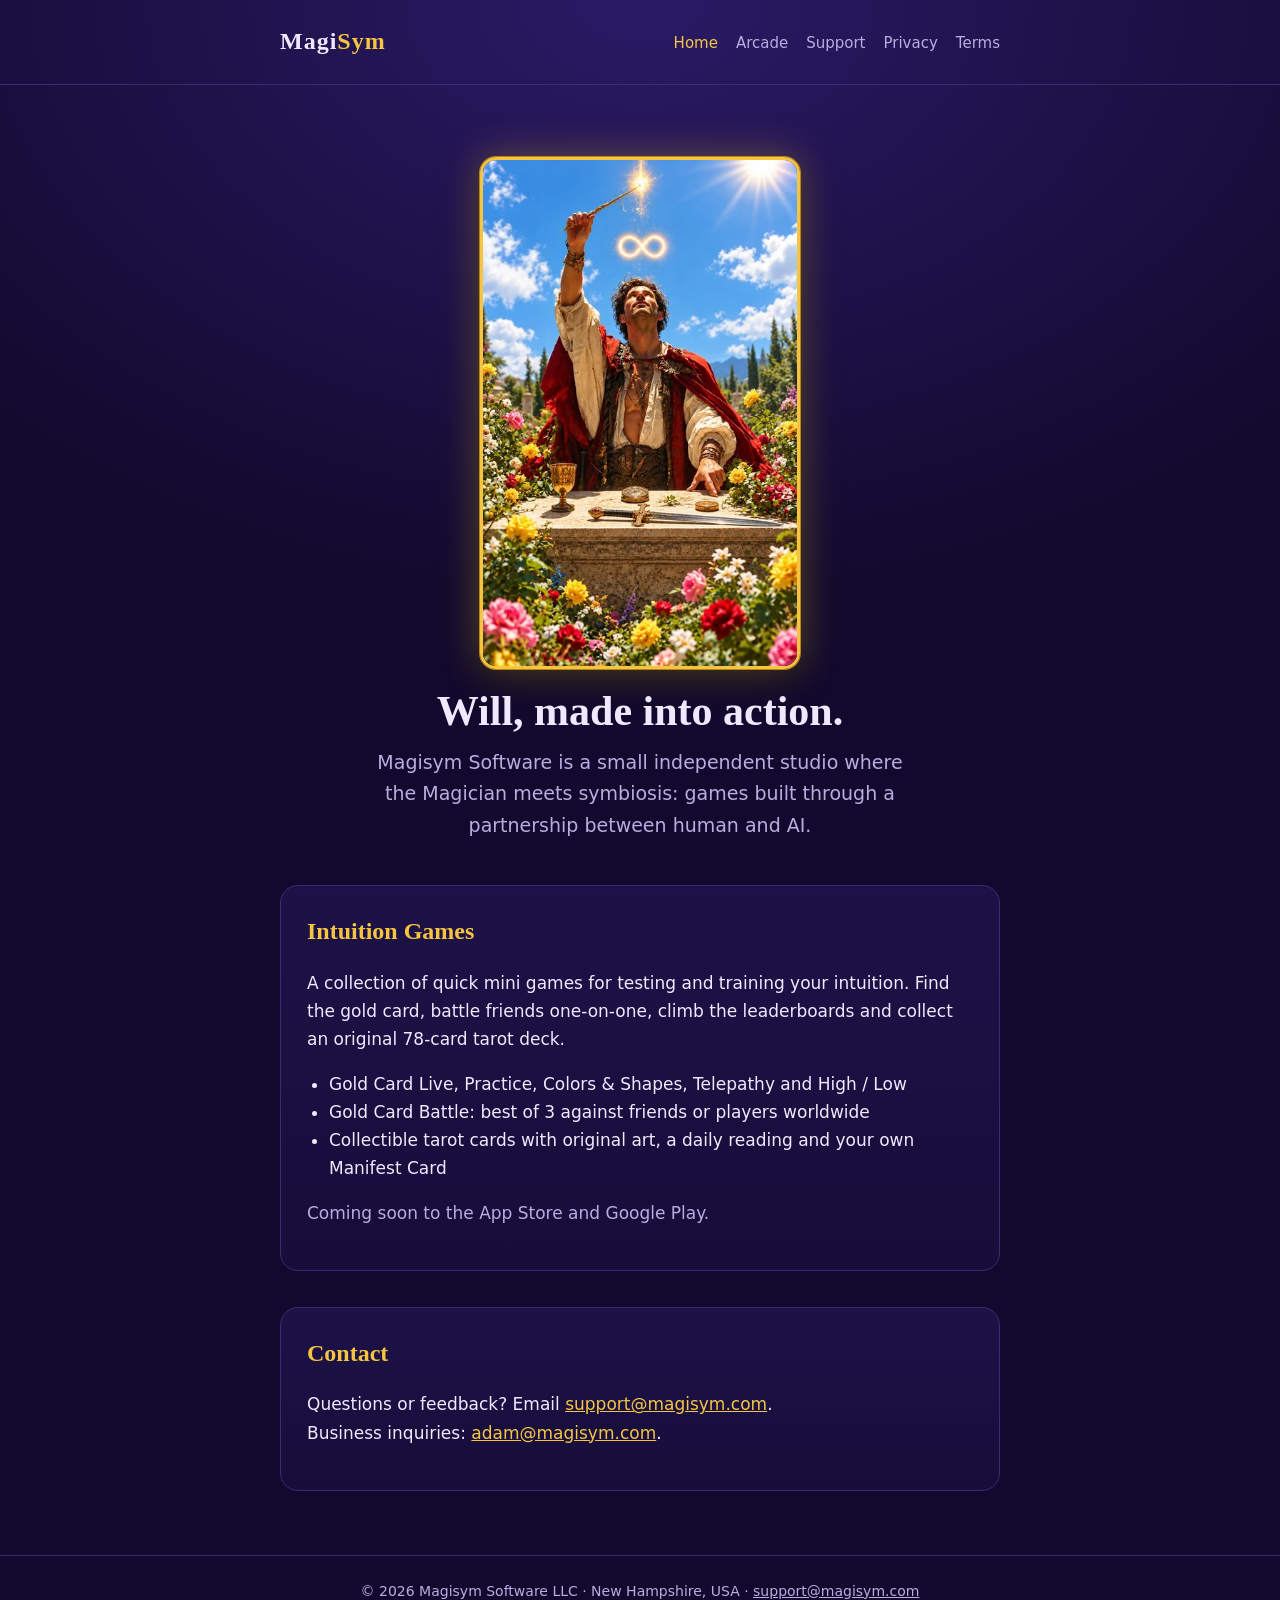
<file: index.html>
<!doctype html>
<html lang="en"><head><meta charset="utf-8"><meta name="viewport" content="width=device-width,initial-scale=1">
<title>Magisym Software</title><meta name="description" content="Magisym Software makes Intuition Games, a set of mini games for testing and training your intuition."><link rel="stylesheet" href="style.css"></head>
<body><header><div class="wrap"><a class="brand" href="index.html">Magi<span>Sym</span></a>
<nav><a href="index.html" class="on">Home</a><a href="arcade/">Arcade</a><a href="support.html">Support</a><a href="privacy.html">Privacy</a><a href="terms.html">Terms</a></nav></div></header>
<main><div class="wrap">
<section class="hero">
<img class="magician" src="magician.webp" width="220" height="352" alt="The Magician tarot card">
<h1>Will, made into action.</h1>
<p class="lead">Magisym Software is a small independent studio where the Magician meets symbiosis: games built through a partnership between human and AI.</p>
</section>
<section class="card">
<h2>Intuition Games</h2>
<p>A collection of quick mini games for testing and training your intuition. Find the gold card, battle friends one-on-one, climb the leaderboards and collect an original 78-card tarot deck.</p>
<ul>
<li>Gold Card Live, Practice, Colors &amp; Shapes, Telepathy and High / Low</li>
<li>Gold Card Battle: best of 3 against friends or players worldwide</li>
<li>Collectible tarot cards with original art, a daily reading and your own Manifest Card</li>
</ul>
<p class="muted">Coming soon to the App Store and Google Play.</p>
</section>
<section class="card">
<h2>Contact</h2>
<p>Questions or feedback? Email <a href="mailto:support@magisym.com">support@magisym.com</a>.<br>Business inquiries: <a href="mailto:adam@magisym.com">adam@magisym.com</a>.</p>
</section>
</div></main><footer><div class="wrap">© 2026 Magisym Software LLC · New Hampshire, USA · <a href="mailto:support@magisym.com">support@magisym.com</a></div></footer></body></html>
</file>
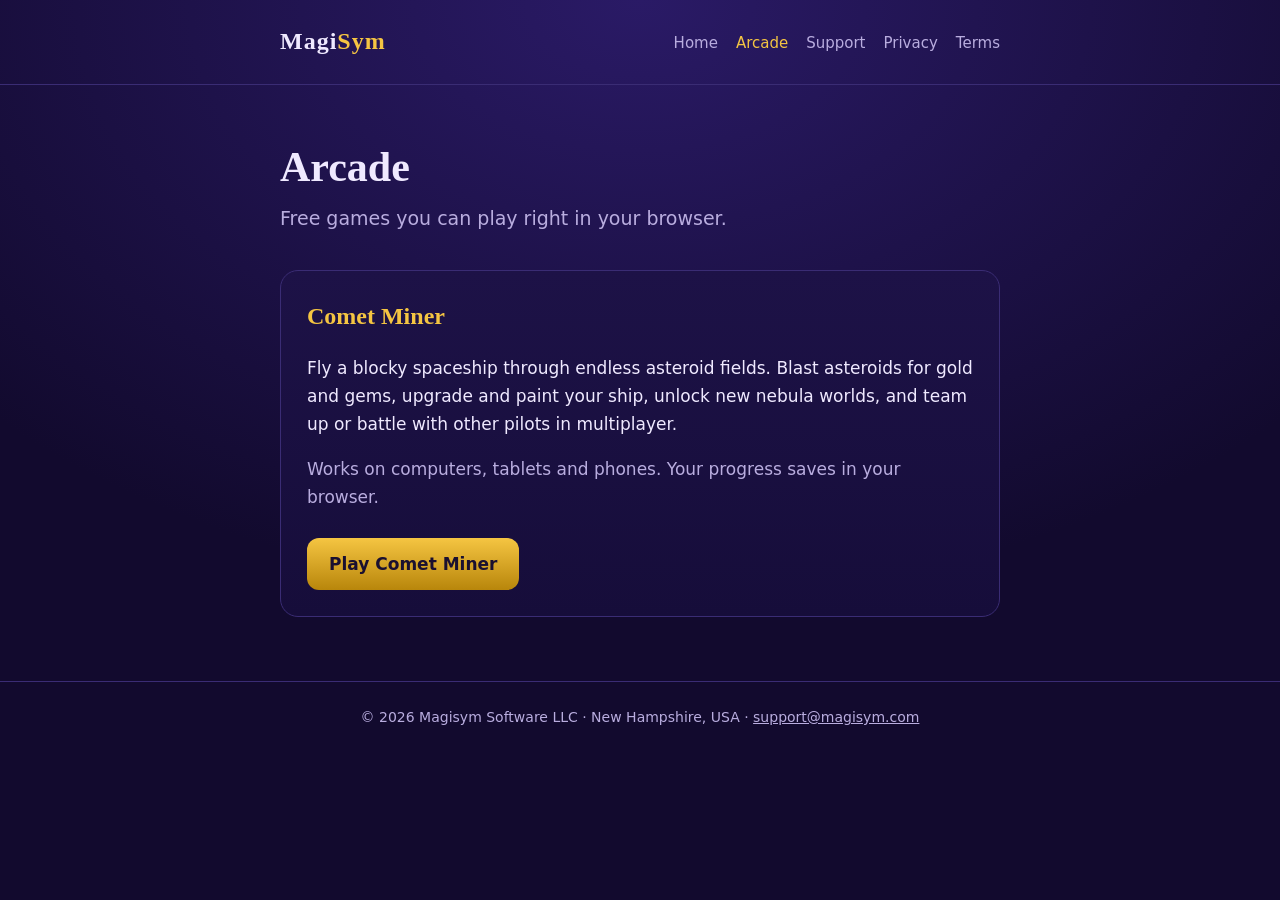
<file: arcade/index.html>
<!doctype html>
<html lang="en"><head><meta charset="utf-8"><meta name="viewport" content="width=device-width,initial-scale=1">
<title>Arcade · Magisym Software</title><meta name="description" content="Free browser games from Magisym Software. Play Comet Miner, a 3D voxel space mining game."><link rel="stylesheet" href="../style.css"></head>
<body><header><div class="wrap"><a class="brand" href="../index.html">Magi<span>Sym</span></a>
<nav><a href="../index.html">Home</a><a href="./" class="on">Arcade</a><a href="../support.html">Support</a><a href="../privacy.html">Privacy</a><a href="../terms.html">Terms</a></nav></div></header>
<main><div class="wrap">
<h1>Arcade</h1>
<p class="lead" style="margin:0">Free games you can play right in your browser.</p>
<section class="card">
<h2>Comet Miner</h2>
<p>Fly a blocky spaceship through endless asteroid fields. Blast asteroids for gold and gems, upgrade and paint your ship, unlock new nebula worlds, and team up or battle with other pilots in multiplayer.</p>
<p class="muted">Works on computers, tablets and phones. Your progress saves in your browser.</p>
<a class="btn" href="comet-miner/">Play Comet Miner</a>
</section>
</div></main><footer><div class="wrap">© 2026 Magisym Software LLC · New Hampshire, USA · <a href="mailto:support@magisym.com">support@magisym.com</a></div></footer></body></html>
</file>
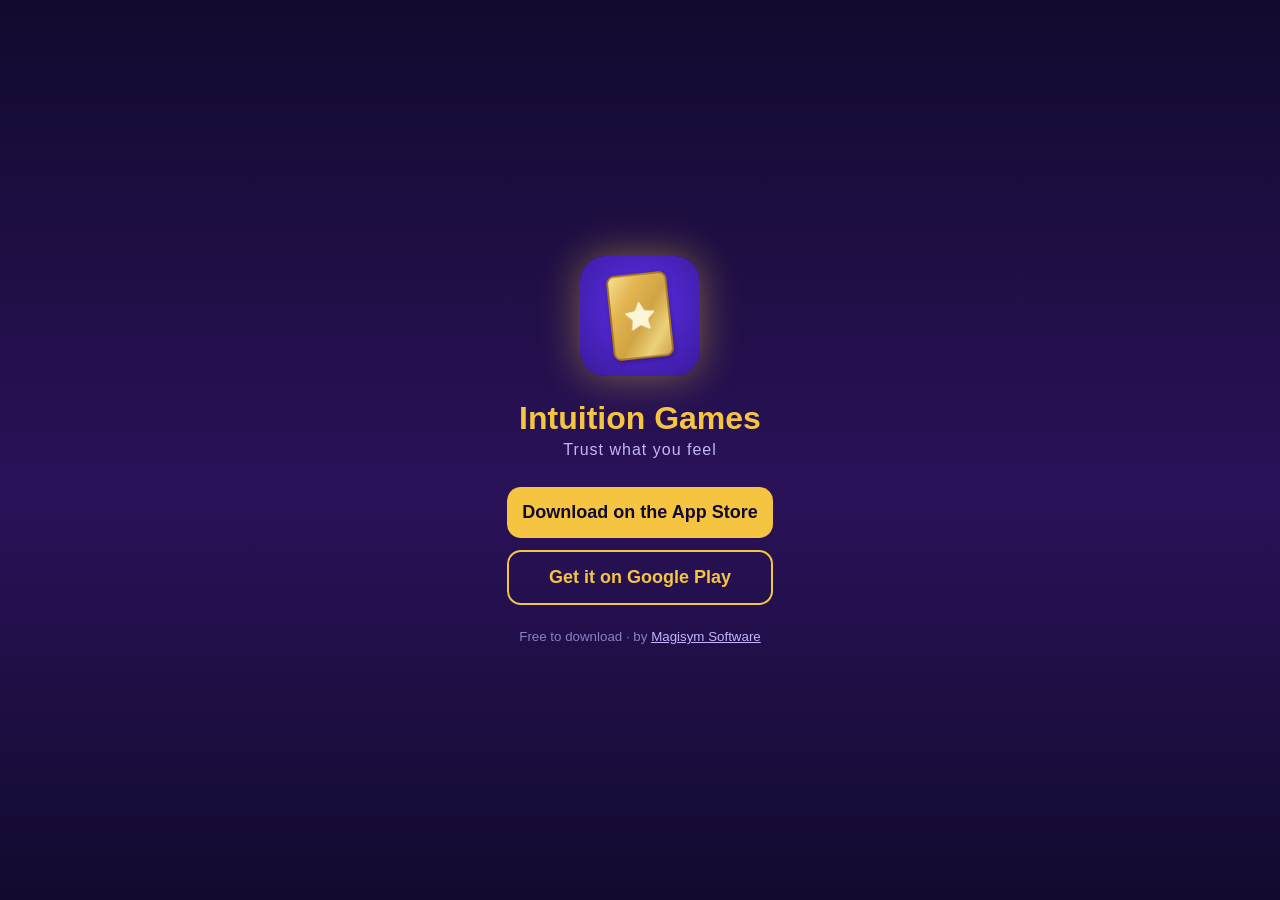
<file: get/index.html>
<!doctype html>
<html lang="en"><head><meta charset="utf-8"><meta name="viewport" content="width=device-width,initial-scale=1">
<title>Get Intuition Games</title>
<meta name="description" content="Intuition Games: find the gold card. Free on iPhone and Android.">
<meta property="og:title" content="Intuition Games"><meta property="og:description" content="Find the gold card. Free on iPhone and Android.">
<meta property="og:image" content="https://magisym.com/get/icon.png">
<script>
  // Sends each phone straight to its store; computers (and anything else) see both buttons below.
  var IOS = 'https://apps.apple.com/app/id6830859418';
  var ANDROID = 'https://play.google.com/store/apps/details?id=com.magisym.intuitiongames';
  var ua = navigator.userAgent || '';
  var isIOS = /iPhone|iPad|iPod/i.test(ua) || (/Macintosh/.test(ua) && navigator.maxTouchPoints > 1);
  if (isIOS) location.replace(IOS);
  else if (/Android/i.test(ua)) location.replace(ANDROID);
</script>
<style>
  body { margin:0; min-height:100vh; display:flex; align-items:center; justify-content:center; text-align:center;
    background:linear-gradient(180deg,#120a2e,#2a1259 55%,#120a2e); color:#fff; font-family:-apple-system,Segoe UI,Roboto,sans-serif; }
  .box { padding:32px 24px; max-width:420px; }
  img { width:120px; height:120px; border-radius:26px; box-shadow:0 0 40px rgba(245,197,66,.45); }
  h1 { color:#f5c542; font-size:32px; margin:20px 0 4px; }
  p { color:#c4b5fd; margin:0 0 28px; letter-spacing:1px; }
  a.btn { display:block; margin:12px 0; padding:15px; border-radius:14px; font-weight:800; font-size:18px; text-decoration:none; }
  .ios { background:#f5c542; color:#120a2e; }
  .android { background:transparent; color:#f5c542; border:2px solid #f5c542; }
  small { display:block; margin-top:24px; color:#8b7fc4; }
  small a { color:#c4b5fd; }
</style></head>
<body><div class="box">
  <img src="icon.png" alt="Intuition Games icon">
  <h1>Intuition Games</h1>
  <p>Trust what you feel</p>
  <a class="btn ios" href="https://apps.apple.com/app/id6830859418">Download on the App Store</a>
  <a class="btn android" href="https://play.google.com/store/apps/details?id=com.magisym.intuitiongames">Get it on Google Play</a>
  <small>Free to download · by <a href="https://magisym.com">Magisym Software</a></small>
</div></body></html>
</file>
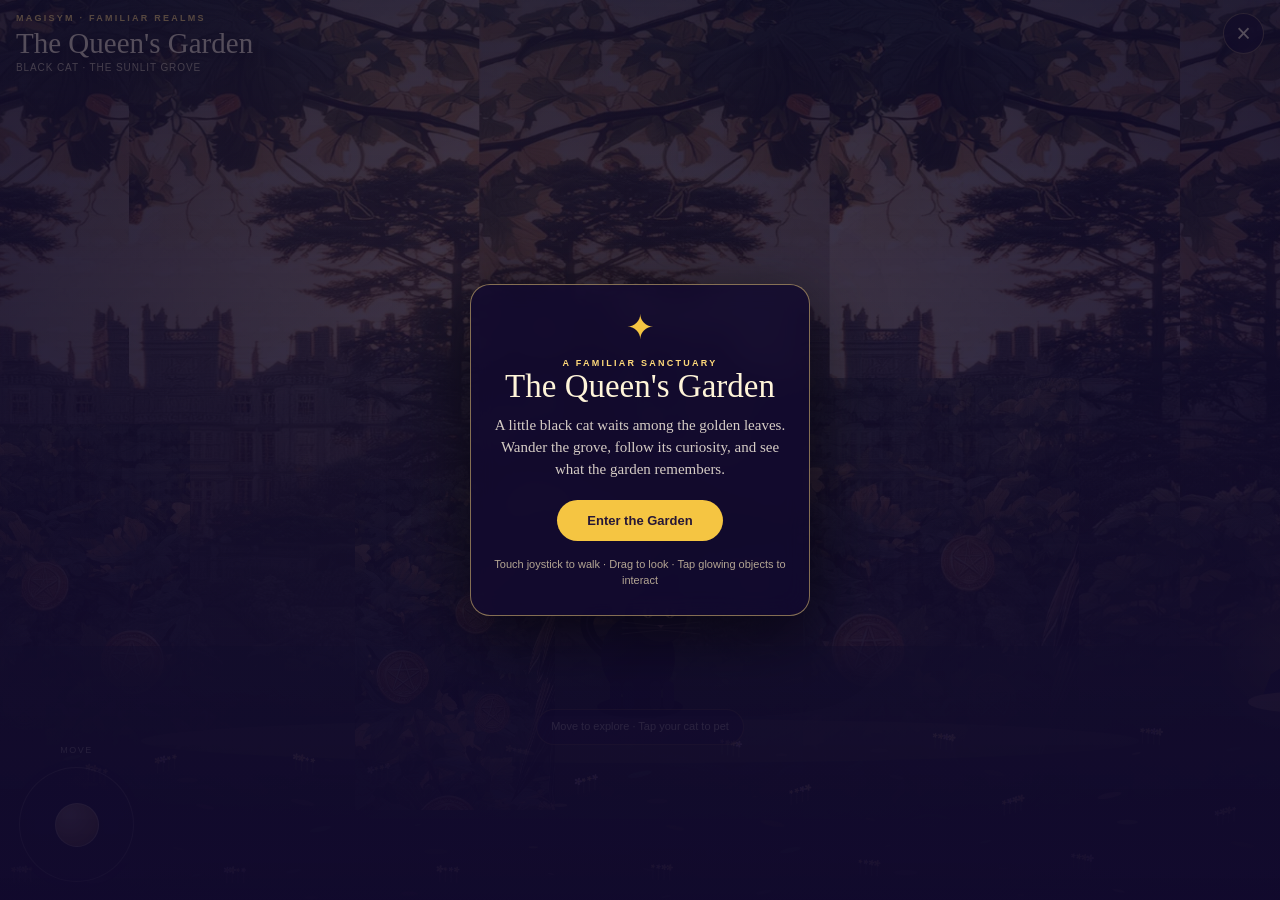
<file: worlds/black_cat/index.html>
<!doctype html>
<html lang="en">
<head>
  <meta charset="utf-8">
  <meta name="viewport" content="width=device-width, initial-scale=1, viewport-fit=cover, maximum-scale=1, user-scalable=no">
  <meta name="theme-color" content="#120a2e">
  <title>Black Cat · The Queen's Garden · MagiSym</title>
  <style>
    :root { --purple:#120a2e; --gold:#f5c542; --cream:#fff5d9; }
    * { box-sizing:border-box; -webkit-tap-highlight-color:transparent; }
    html,body { height:100%; width:100%; margin:0; overflow:hidden; background:#120a2e; font-family:Georgia,"Times New Roman",serif; color:var(--cream); touch-action:none; }
    #world { display:block; width:100vw; height:100dvh; touch-action:none; outline:none; }
    #shell { position:fixed; inset:0; pointer-events:none; overflow:hidden; }
    .top { position:absolute; top:0; left:0; right:0; padding:calc(13px + env(safe-area-inset-top)) calc(16px + env(safe-area-inset-right)) 0 calc(16px + env(safe-area-inset-left)); display:flex; align-items:start; justify-content:space-between; gap:12px; }
    .title-panel { text-shadow:0 2px 12px #000b; }
    .eyebrow {font-family:Arial,sans-serif;letter-spacing:0.25em;text-transform:uppercase;font-size:9px;color:#ffda7a; font-weight:700; }
    h1 { margin:5px 0 4px; font-size:clamp(20px,5.3vw,29px); line-height:1.05; font-weight:500; }
    .subtitle { font-family:Arial,sans-serif; font-size:10px; letter-spacing:0.09em; color:#f9eecbc9; }
    button { font:inherit; cursor:pointer; border:0; touch-action:manipulation; }
    #exit { pointer-events:auto; height:41px; width:41px; flex:0 0 auto; font:25px/1 Arial; border:1px solid #efd38a65; border-radius:50%; background:#120a2e9e; color:var(--cream); backdrop-filter:blur(8px); }
    #bottom { pointer-events:none; position:absolute; bottom:calc(18px + env(safe-area-inset-bottom)); left:calc(19px + env(safe-area-inset-left)); right:calc(19px + env(safe-area-inset-right)); display:flex; align-items:end; justify-content:space-between; gap:14px; }
    #joystick { pointer-events:auto; width:100px; height:100px; border:1px solid #fff8d45a; border-radius:50%; background:radial-gradient(circle,#21174461,#0c0b1d6b); display:grid; place-items:center; box-shadow:0 0 0 7px #100b2344; position:relative; user-select:none; }
    #stick { position:absolute; width:44px; height:44px; border-radius:50%; background:radial-gradient(circle at 32% 26%,#ffe3a8c0,#e4a847aa 65%,#7d5f2bb3); border:1px solid #fff2c7a4; box-shadow:0 2px 12px #0005; transform:translate(0px,0px); }
    #jlabel { position:absolute; top:-23px; font:9px Arial; letter-spacing:.16em; color:#fff9d3dd; }
    #interact { pointer-events:auto; min-height:52px; padding:12px 17px; border:1px solid #ffe79bba; color:#271727; background:linear-gradient(130deg,#fff2b6,#f5c542); border-radius:30px; box-shadow:0 4px 24px #e9ad4455; font:700 12px Arial,sans-serif; letter-spacing:.02em; max-width:54vw; transition:opacity .2s; }
    #interact[hidden] { display:none; }
    #hint { position:absolute; bottom:calc(133px + env(safe-area-inset-bottom)); left:50%; transform:translateX(-50%); white-space:normal; text-align:center; font:11px/1.45 Arial,sans-serif; border:1px solid #f5c54255; background:#120a2e99; padding:9px 14px; border-radius:25px; width:max-content; max-width:78vw; opacity:.95; }
    #toast { position:absolute; top:calc(130px + env(safe-area-inset-top)); left:50%; transform:translate(-50%,-10px); color:#fff5dd; padding:12px 18px; border:1px solid #edc37188; background:#160d32ee; font:13px/1.45 Georgia; text-align:center; border-radius:14px; max-width:80vw; opacity:0; transition:opacity .2s,transform .2s; }
    #toast.show {opacity:1;transform:translate(-50%,0)}
    #intro { position:fixed; inset:0; display:flex; justify-content:center; align-items:center; background:linear-gradient(180deg,#100a27b3,#120a2ef0); padding:25px; text-align:center; pointer-events:auto; }
    #intro.hidden { display:none; }
    .intro-inner { max-width:340px; padding:26px 22px; background:#120a2edb; border:1px solid #e9c77788; box-shadow:0 16px 70px #0009; border-radius:20px; backdrop-filter:blur(12px); }
    .intro-mark {color:var(--gold);font-size:34px;line-height:1; margin-bottom:13px;}
    #intro h2 { font-size:33px; font-weight:400; margin:0 0 9px; }
    #intro p { font-size:15px; line-height:1.48; color:#f5ebdddc; margin:0 0 20px; }
    #enter { display:inline-block; padding:13px 30px; border-radius:25px; background:#f5c542; color:#271736; font:700 13px Arial; }
    .legend { font:11px/1.45 Arial; margin-top:16px; color:#e9d9b4c0; }
    #portrait {position:absolute;inset:0;background:#080714c9;display:grid;place-items:center;padding:22px;pointer-events:auto;}
    #portrait[hidden] {display:none;}
    .lore {width:min(340px,88vw);background:#120a2ef2;border:1px solid #e5c17488;border-radius:16px;padding:13px 13px 18px;box-shadow:0 17px 60px #000b;text-align:center;}
    .lore img {display:block;width:100%;max-height:45dvh;object-fit:contain;object-position:center;border-radius:7px;}
    .lore h3 {font:23px/1.1 Georgia;margin:13px 0 7px;color:#fff3d4;}
    .lore p {font:12px/1.5 Arial;margin:0 4px 14px;color:#e6dccef0;}
    #closePortrait {background:#f5c542;color:#21132b;padding:10px 20px;border-radius:22px;font:bold 12px Arial;}
    @media (min-width:800px) { #joystick {width:115px;height:115px;} #hint{bottom:155px;} }
    @media (prefers-reduced-motion:reduce) { * {animation:none!important;transition:none!important;} }
  </style>
</head>
<body>
<canvas id="world" tabindex="0" aria-label="Interactive painted garden. Move left or right to explore."></canvas>
<div id="shell">
  <div class="top"><div class="title-panel"><div class="eyebrow">MagiSym · Familiar Realms</div><h1>The Queen's Garden</h1><div class="subtitle">BLACK CAT · THE SUNLIT GROVE</div></div><button id="exit" aria-label="Exit world">×</button></div>
  <div id="toast" role="status" aria-live="polite"></div>
  <div id="hint">Move to explore · Tap your cat to pet</div>
  <div id="bottom"><div id="joystick" role="group" aria-label="Movement joystick"><span id="jlabel">MOVE</span><div id="stick"></div></div><button id="interact" hidden>Interact ✦</button></div>
  <div id="portrait" hidden role="dialog" aria-label="Queen of Wands painting"><div class="lore"><img src="./assets/queen_of_wands.webp" alt="Adam's Queen of Wands tarot illustration with a black cat at her feet"><h3>The Queen's Companion</h3><p>The black cat's first home was beside the Queen of Wands. A familiar remembers the artist's world.</p><button id="closePortrait">Return to the Garden</button></div></div>
</div>
<div id="intro" role="dialog" aria-modal="true"><div class="intro-inner"><div class="intro-mark">✦</div><div class="eyebrow">A Familiar Sanctuary</div><h2>The Queen's Garden</h2><p>A little black cat waits among the golden leaves. Wander the grove, follow its curiosity, and see what the garden remembers.</p><button id="enter">Enter the Garden</button><div class="legend">Touch joystick to walk · Drag to look · Tap glowing objects to interact</div></div></div>
<script>
'use strict';
// Black Cat pilot: dependency-free 2.5D Canvas renderer. No runtime network requests.
// See README for the intentionally small React Native WebView bridge.
(() => {
  const el = id => document.getElementById(id);
  const canvas=el('world'), ctx=canvas.getContext('2d',{alpha:false,desynchronized:true});
  const intro=el('intro'),hint=el('hint'),interactButton=el('interact'),joystick=el('joystick'),stick=el('stick');
  const assets={}; let w=400,h=760,dpr=1,last=0,elapsed=0,active=false,initSeen=false;
  const reducedMotion=matchMedia('(prefers-reduced-motion: reduce)').matches;
  const WORLD=2450;
  const state={x:1080,cam:1080,look:0,velocity:0,joy:0,target:null,drag:null,playerName:'Explorer',familiarId:'black_cat',theme:'dark',petCount:0,events:new Set(),near:null};
  const sites=[
    {x:480,name:'Whispering Stone',event:'found_glimmer',emoji:'✧',words:'The stone holds the last light of summer.'},
    {x:1635,name:'The Golden Shrine',event:'found_secret',emoji:'✦',words:'A hidden symbol blooms beneath the leaves.'},
    {x:2240,name:'Moonwell',event:'visited_moonwell',emoji:'☾',words:'In the water, the stars seem close enough to touch.'}
  ];
  const flowers=Array.from({length:165},(_,i)=>({x:(i*239.14+71)%WORLD,off:(Math.sin(i*73.1)+1)/2,s:0.6+(i%5)/8,p:i%3}));
  const motes=Array.from({length:45},(_,i)=>({x:(i*141.3+99)%WORLD,y:0.1+((i*71)%110)/180,s:1+(i%3)*0.55,o:i*1.45}));
  const clamp=(n,a,b)=>Math.max(a,Math.min(b,n));
  function post(payload){try{window.ReactNativeWebView?.postMessage(JSON.stringify(payload));}catch(e){}}
  function notify(s){const e=el('toast');e.textContent=s;e.classList.add('show');clearTimeout(notify.timer);notify.timer=setTimeout(()=>e.classList.remove('show'),2600);}
  function onMessage(ev){let msg=ev?.data;try{if(typeof msg==='string')msg=JSON.parse(msg);}catch(e){return;}if(!msg||msg.type!=='init')return;if(msg.familiarId && msg.familiarId!=='black_cat'){notify('This pilot realm is designed for the black cat.');return;}initSeen=true;state.playerName=String(msg.playerName||'Explorer').slice(0,60);state.theme=msg.theme==='light'?'light':'dark';state.familiarId='black_cat';}
  // RN iOS WebView uses window, some Android versions use document. Browser works without init.
  window.addEventListener('message',onMessage);document.addEventListener('message',onMessage);
  function image(name,src){return new Promise(resolve=>{const im=new Image();im.onload=()=>{assets[name]=im;resolve(true)};im.onerror=()=>resolve(false);im.src=src;});}
  function resize(){const box=canvas.getBoundingClientRect();w=box.width;h=box.height;dpr=Math.min(devicePixelRatio||1,1.75);canvas.width=Math.round(w*dpr);canvas.height=Math.round(h*dpr);ctx.setTransform(dpr,0,0,dpr,0,0);}
  window.addEventListener('resize',resize);window.addEventListener('orientationchange',resize);
  const ground=()=>h*.79;
  // Horizontal screen coordinate from world; geometry is a gentle 2.5D side-scroller.
  const sx=x=>(x-state.cam)*Math.min(1.18,w/355)+w*.50;
  function drawBackground(){
    const img=assets.bg;
    if(img){
      // A layered panorama from Adam's original tarot imagery, moving more slowly than foreground.
      const sc=h/img.height*1.10, iw=img.width*sc;
      const shift=(-state.cam*.13+state.look*.09)%iw;
      for(let xx=shift-iw;xx<w+iw;xx+=iw){ctx.drawImage(img,xx,-h*.075,iw,h*1.1);}
    } else {ctx.fillStyle='#356b73';ctx.fillRect(0,0,w,h);}
    let sky=ctx.createLinearGradient(0,0,0,h);sky.addColorStop(0,'#0d274350');sky.addColorStop(.44,'#be884e00');sky.addColorStop(.9,'#120a2e8f');ctx.fillStyle=sky;ctx.fillRect(0,0,w,h);
    // A golden atmospheric shaft near the grove entrance.
    const x=sx(970)-140;
    let g=ctx.createRadialGradient(x,h*.28,5,x,h*.28,h*.62);
    g.addColorStop(0,'#f7c7632e');g.addColorStop(1,'#f7c76300');ctx.fillStyle=g;ctx.fillRect(0,0,w,h);
  }
  function drawGround(){
    const y=ground();let g=ctx.createLinearGradient(0,y-65,0,h);g.addColorStop(0,'#182b2088');g.addColorStop(.15,'#21301fdd');g.addColorStop(1,'#0b120e');ctx.fillStyle=g;ctx.fillRect(0,y-65,w,h-y+65);
    // Speckled painterly highlights create a walkable path.
    for(let i=0;i<115;i++){
      const wx=(i*97.7+35)%WORLD,x=sx(wx),py=y+34+((i*133)%117)/117*(h-y-25);
      if(x< -20||x>w+20)continue;
      const radius=(i%7+2)*.8;
      ctx.fillStyle=i%5===0?'#efcb7562':i%3===0?'#41634380':'#98794238';
      ctx.beginPath();ctx.ellipse(x,py,radius*1.9,radius*.42,(i%3-1)*.2,0,Math.PI*2);ctx.fill();
    }
    ctx.fillStyle='#d7b76925';ctx.beginPath();ctx.ellipse(w*.5,y+30,w*.39,22,0,0,Math.PI*2);ctx.fill();
  }
  function foliage(wx,scale,flip,opacity){
    const x=sx(wx);const img=assets.foliage;if(!img||x< -300||x>w+300)return;
    ctx.save();ctx.globalAlpha=opacity;ctx.translate(x,ground()+36);ctx.scale((flip?-1:1)*scale,scale);ctx.drawImage(img,-img.width*.48,-img.height*.81);ctx.restore();
  }
  function drawFlowers(){for(const f of flowers){let x=sx(f.x);if(x<-20||x>w+20)continue;const y=ground()+23+f.off*(h-ground()-45);const r=2.1*f.s;ctx.strokeStyle='#a7ac6749';ctx.lineWidth=1.1;ctx.beginPath();ctx.moveTo(x,y+5);ctx.lineTo(x,y-8);ctx.stroke();ctx.fillStyle=['#f3d389','#dbb9bd','#e4b666'][f.p];for(let a=0;a<5;a++){const t=a*6.28/5;ctx.beginPath();ctx.ellipse(x+Math.cos(t)*r,y-8+Math.sin(t)*r,r*.67,r*.48,t,0,6.28);ctx.fill();}ctx.fillStyle='#ffdd69';ctx.fillRect(x-.85,y-8-.85,1.7,1.7);}}
  function drawSite(s){let x=sx(s.x),y=ground()-22;if(x< -170||x>w+170)return;const sway=reducedMotion?0:Math.sin(elapsed*1.3+s.x)*3;
    ctx.save();ctx.translate(x,y+sway);
    let g=ctx.createRadialGradient(0,-35,3,0,-35,80);g.addColorStop(0,'#f5c5427d');g.addColorStop(1,'#f5c54200');ctx.fillStyle=g;ctx.fillRect(-82,-130,164,180);
    ctx.fillStyle='#1e2630';ctx.beginPath();ctx.moveTo(-36,14);ctx.lineTo(-24,-18);ctx.lineTo(-14,-24);ctx.lineTo(-13,-66);ctx.lineTo(15,-66);ctx.lineTo(17,-20);ctx.lineTo(31,-13);ctx.lineTo(38,14);ctx.closePath();ctx.fill();
    ctx.strokeStyle='#bea46c';ctx.lineWidth=2;ctx.strokeRect(-12,-62,24,38);ctx.fillStyle='#f7d77a';ctx.font='26px Georgia';ctx.textAlign='center';ctx.fillText(s.emoji,0,-34);
    ctx.fillStyle='#ccb071';ctx.beginPath();ctx.ellipse(0,10,47,10,0,0,6.28);ctx.fill();
    ctx.restore();
  }
  function drawCat(){
    const x=sx(state.x),y=ground()-16; if(x<-100||x>w+100)return;
    const speed=Math.abs(state.velocity),bob=reducedMotion?0:Math.sin(elapsed*(speed>20?11:2.1))*Math.min(4.5,1.5+speed*.009),direction=state.velocity<-4?-1:1;
    ctx.save();ctx.translate(x,y+bob);ctx.scale(direction,1);
    ctx.fillStyle='#04090bc0';ctx.beginPath();ctx.ellipse(0,12,43,11,0,0,6.28);ctx.fill();
    ctx.strokeStyle='#111218';ctx.lineWidth=13;ctx.lineCap='round';ctx.beginPath();ctx.moveTo(-28,-38);ctx.bezierCurveTo(-67,-63,-54,-91,-34,-86);ctx.stroke();
    ctx.strokeStyle='#2a2930';ctx.lineWidth=2;ctx.beginPath();ctx.moveTo(-28,-38);ctx.bezierCurveTo(-67,-63,-54,-91,-34,-86);ctx.stroke();
    let body=ctx.createLinearGradient(-40,-80,38,0);body.addColorStop(0,'#242632');body.addColorStop(.5,'#080b12');body.addColorStop(1,'#15151d');ctx.fillStyle=body;
    ctx.beginPath();ctx.ellipse(-2,-38,37,42,-.12,0,6.28);ctx.fill();
    // Four legs kept anatomically separate, rather than merging into the body.
    for(const lx of [-24,-11,16,29]){ctx.fillStyle=lx<0?'#10131b':'#161820';ctx.beginPath();ctx.roundRect(lx-6,-14,11,29,5);ctx.fill();}
    ctx.fillStyle='#10111a';ctx.beginPath();ctx.arc(16,-80,31,0,6.28);ctx.fill();
    for(const ears of [[-10,-108,-2,-132,7,-111],[20,-109,33,-130,41,-99]]){ctx.beginPath();ctx.moveTo(...ears.slice(0,2));ctx.lineTo(...ears.slice(2,4));ctx.lineTo(...ears.slice(4,6));ctx.closePath();ctx.fill();}
    ctx.fillStyle='#35303b';ctx.beginPath();ctx.moveTo(29,-119);ctx.lineTo(32,-125);ctx.lineTo(36,-110);ctx.fill();
    for(let i=0;i<2;i++){const ex=i?30:8;ctx.fillStyle='#f3d97c';ctx.beginPath();ctx.ellipse(ex,-83,5.1,6.2,0,0,6.28);ctx.fill();ctx.fillStyle='#060709';ctx.beginPath();ctx.ellipse(ex,-83,1.5,5.5,0,0,6.28);ctx.fill();}
    ctx.fillStyle='#bd858a';ctx.beginPath();ctx.moveTo(17,-70);ctx.lineTo(24,-70);ctx.lineTo(21,-67);ctx.fill();
    ctx.strokeStyle='#bfb4a280';ctx.lineWidth=.75;for(const side of [-1,1])for(let i=0;i<3;i++){ctx.beginPath();ctx.moveTo(21,-69+i*2);ctx.lineTo(21+side*39,-73+i*6);ctx.stroke();}
    ctx.restore();
    if(!reducedMotion && speed<10){ctx.save();ctx.globalAlpha=.10+.04*Math.sin(elapsed*2);ctx.fillStyle='#f5c542';ctx.beginPath();ctx.arc(x+22,y-83,30,0,6.28);ctx.fill();ctx.restore();}
  }
  function drawMotes(dt){for(let p of motes){let x=sx(p.x);if(x<-10||x>w+10)continue;const y=h*(p.y+.12)+(!reducedMotion?Math.sin(elapsed*.75+p.o)*8:0);const a=.18+.26*(.5+.5*Math.sin(elapsed*1.4+p.o));ctx.fillStyle=`rgba(255,219,127,${a.toFixed(3)})`;ctx.beginPath();ctx.arc(x,y,p.s,0,6.28);ctx.fill();}}
  function draw(){ctx.setTransform(dpr,0,0,dpr,0,0);ctx.clearRect(0,0,w,h);drawBackground();
    // Distant leaf silhouettes drift less than objects on the walkable plane.
    for(let i=0;i<6;i++){const x=((i*425-state.cam*.20)%2100+2100)%2100-330;if(x>w+220)continue;ctx.fillStyle='#0d241a57';ctx.beginPath();ctx.ellipse(x,ground()-85,110+i%3*20,110,0,0,6.28);ctx.fill();}
    foliage(0,1.1,false,.53);foliage(600,.7,true,.64);foliage(1330,.8,false,.56);foliage(1990,.95,true,.57);
    drawGround();for(const site of sites)drawSite(site);drawFlowers();drawCat();
    foliage(290,.46,true,.49);foliage(920,.58,false,.51);foliage(1770,.52,true,.46);foliage(2440,.62,false,.54);
    drawMotes();
    const dark=ctx.createRadialGradient(w*.48,h*.45,h*.07,w*.48,h*.45,h*.83);dark.addColorStop(0,'#120a2e00');dark.addColorStop(1,'#100c2799');ctx.fillStyle=dark;ctx.fillRect(0,0,w,h);
  }
  function update(dt){const move=state.joy|| (state.target!==null?Math.sign(state.target-state.x):0);state.velocity=move*195;if(state.target!==null && Math.abs(state.target-state.x)<6){state.target=null;state.velocity=0;}
    state.x=clamp(state.x+state.velocity*dt,70,WORLD-50);
    state.cam+=(clamp(state.x+state.look,200,WORLD-200)-state.cam)*Math.min(1,dt*4.1);
    state.near=sites.find(s=>Math.abs(s.x-state.x)<110)||null;
    interactButton.hidden=!state.near; if(state.near)interactButton.textContent=`Explore ${state.near.name} ✦`;
  }
  function frame(t){let dt=Math.min(.04,(t-last)/1000||.016);last=t;if(active){elapsed+=reducedMotion?dt*.15:dt;update(dt);}draw();requestAnimationFrame(frame);}
  function performSite(site){if(!site)return;if(Math.abs(site.x-state.x)>125){state.target=site.x;notify(`Walk toward ${site.name} to investigate.`);return;}
    notify(site.words);
    if(site.event==='found_secret'){el('portrait').hidden=false;state.joy=0;state.target=null;}
    if(!state.events.has(site.event)){state.events.add(site.event);post({type:'event',name:site.event});}
  }
  function pet(){state.petCount++;notify(state.petCount%3===0?'The black cat purrs, and a little golden light dances.':'The black cat leans into your hand. ♡');post({type:'event',name:'pet_familiar'});}
  function exit(){post({type:'exit'});if(!window.ReactNativeWebView)notify('Exit received. Close this browser tab to leave the realm.');}
  el('closePortrait').addEventListener('click',()=>{el('portrait').hidden=true;});
  el('exit').addEventListener('click',exit);el('enter').addEventListener('click',()=>{intro.classList.add('hidden');active=true;hint.textContent='Walk with the joystick · Tap the cat to pet';canvas.focus();});
  interactButton.addEventListener('click',()=>performSite(state.near));
  function setJoy(ev){const b=joystick.getBoundingClientRect();let dx=(ev.clientX-(b.left+b.width/2))/(b.width*.33);state.joy=clamp(dx,-1,1);stick.style.transform=`translate(${clamp(dx,-1,1)*25}px,0px)`;state.target=null;}
  joystick.addEventListener('pointerdown',ev=>{ev.preventDefault();joystick.setPointerCapture(ev.pointerId);setJoy(ev)});
  joystick.addEventListener('pointermove',ev=>{if(joystick.hasPointerCapture(ev.pointerId))setJoy(ev)});
  const stopJoy=()=>{state.joy=0;stick.style.transform='translate(0px,0px)'};
  joystick.addEventListener('pointerup',stopJoy);joystick.addEventListener('pointercancel',stopJoy);joystick.addEventListener('lostpointercapture',stopJoy);
  canvas.addEventListener('pointerdown',ev=>{if(!active)return;canvas.setPointerCapture(ev.pointerId);state.drag={id:ev.pointerId,x:ev.clientX,start:ev.clientX,y:ev.clientY,look:state.look};});
  canvas.addEventListener('pointermove',ev=>{const s=state.drag;if(!s||s.id!==ev.pointerId)return;if(Math.abs(ev.clientX-s.start)>12){state.look=clamp(s.look+(s.start-ev.clientX)*.75,-w*.7,w*.7);}});
  canvas.addEventListener('pointerup',ev=>{const s=state.drag;if(!s||s.id!==ev.pointerId)return;state.drag=null;
    if(Math.abs(ev.clientX-s.start)>12)return;
    const px=ev.clientX,py=ev.clientY,cat=sx(state.x);
    if(Math.abs(px-cat)<55 && py>ground()-150 && py<ground()+45){pet();return;}
    const obj=sites.find(o=>Math.abs(px-sx(o.x))<52 && py>ground()-135&&py<ground()+25);
    if(obj){performSite(obj);return;}
    state.target=clamp(state.cam+(px-w*.5)/Math.min(1.18,w/355),60,WORLD-60);
  });
  window.addEventListener('keydown',ev=>{if(!active)return;if(['ArrowLeft','ArrowRight','a','d','A','D'].includes(ev.key)){ev.preventDefault();state.target=null;state.joy=ev.key==='ArrowLeft'||ev.key.toLowerCase()==='a'?-1:1;}if(ev.key==='Escape')exit();if(ev.key===' '){ev.preventDefault();if(state.near)performSite(state.near);else pet();}});
  window.addEventListener('keyup',ev=>{if(['ArrowLeft','ArrowRight','a','d','A','D'].includes(ev.key))state.joy=0;});
  document.addEventListener('visibilitychange',()=>{last=performance.now();});
  Promise.all([image('bg','./assets/grove_backdrop.webp'),image('foliage','./assets/foliage.webp')]).then(()=>{resize();requestAnimationFrame(frame);post({type:'ready'});});
})();
</script>
</body></html>
</file>
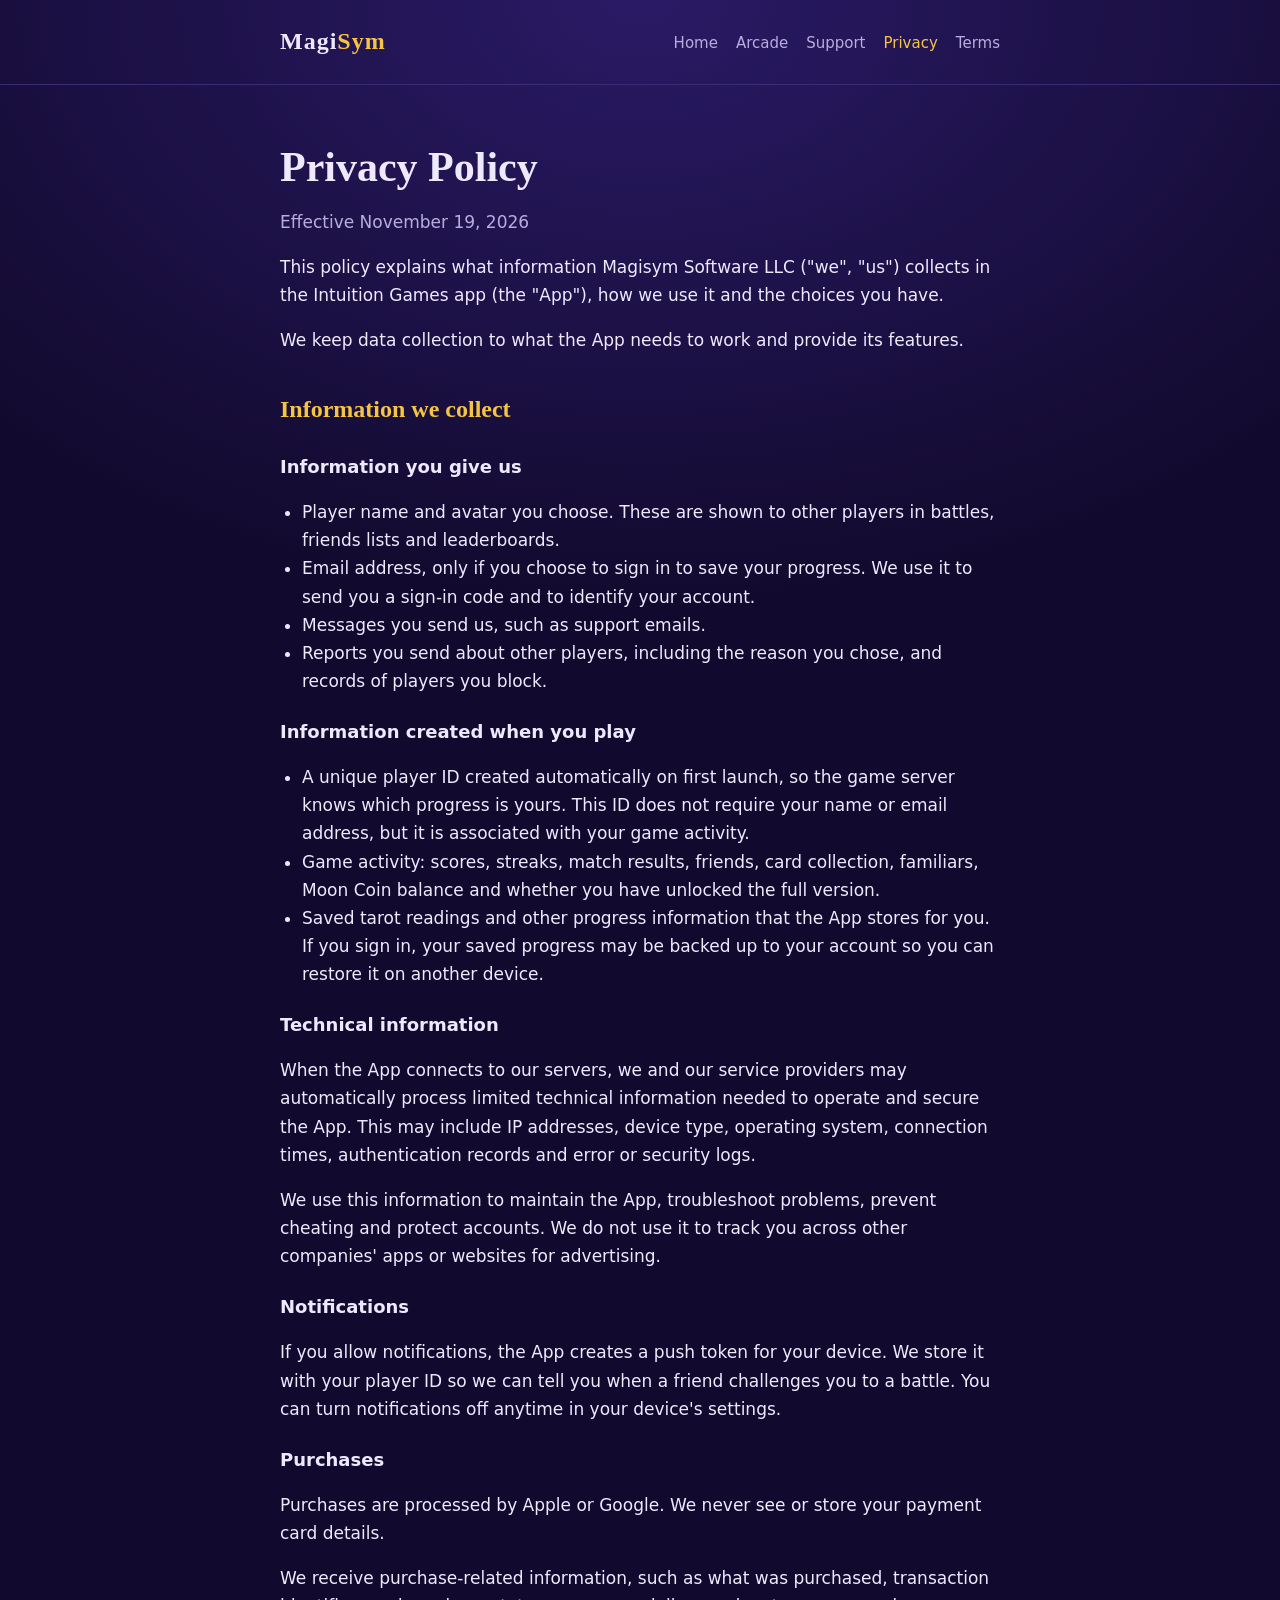
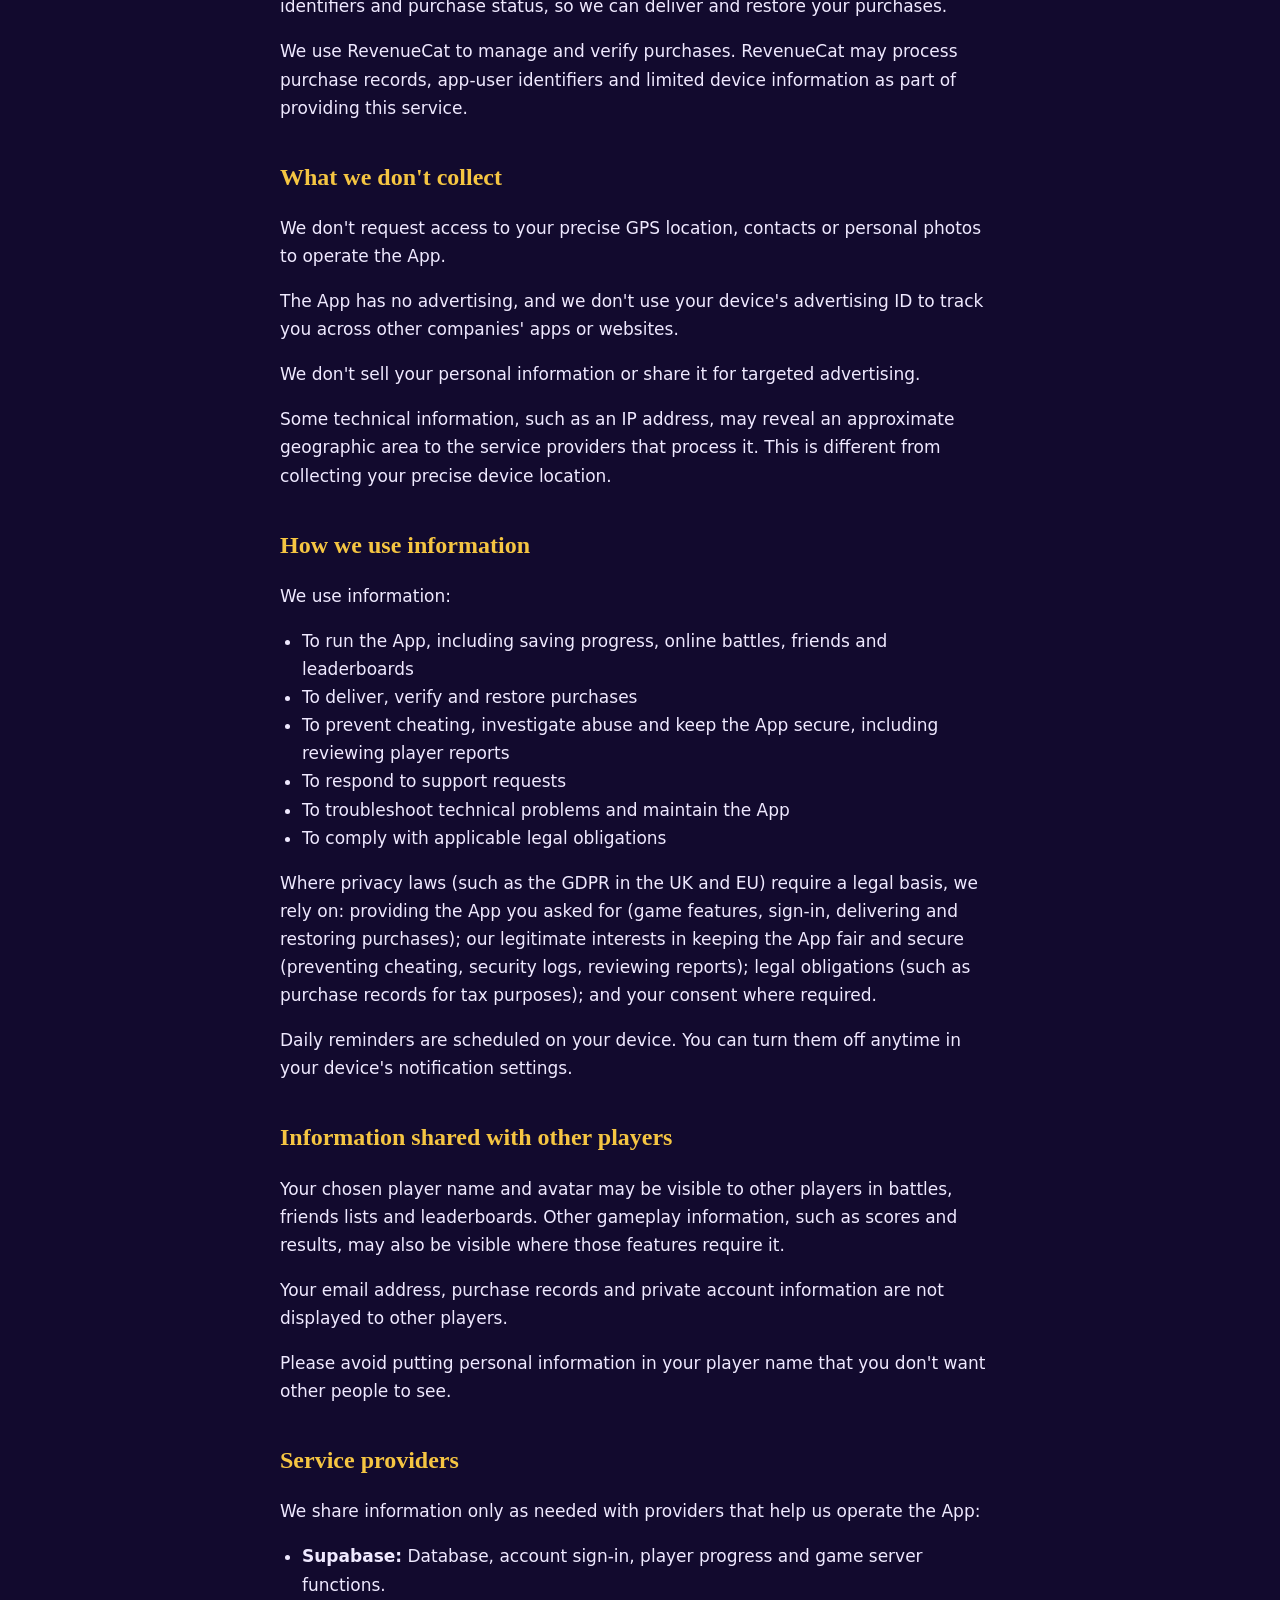
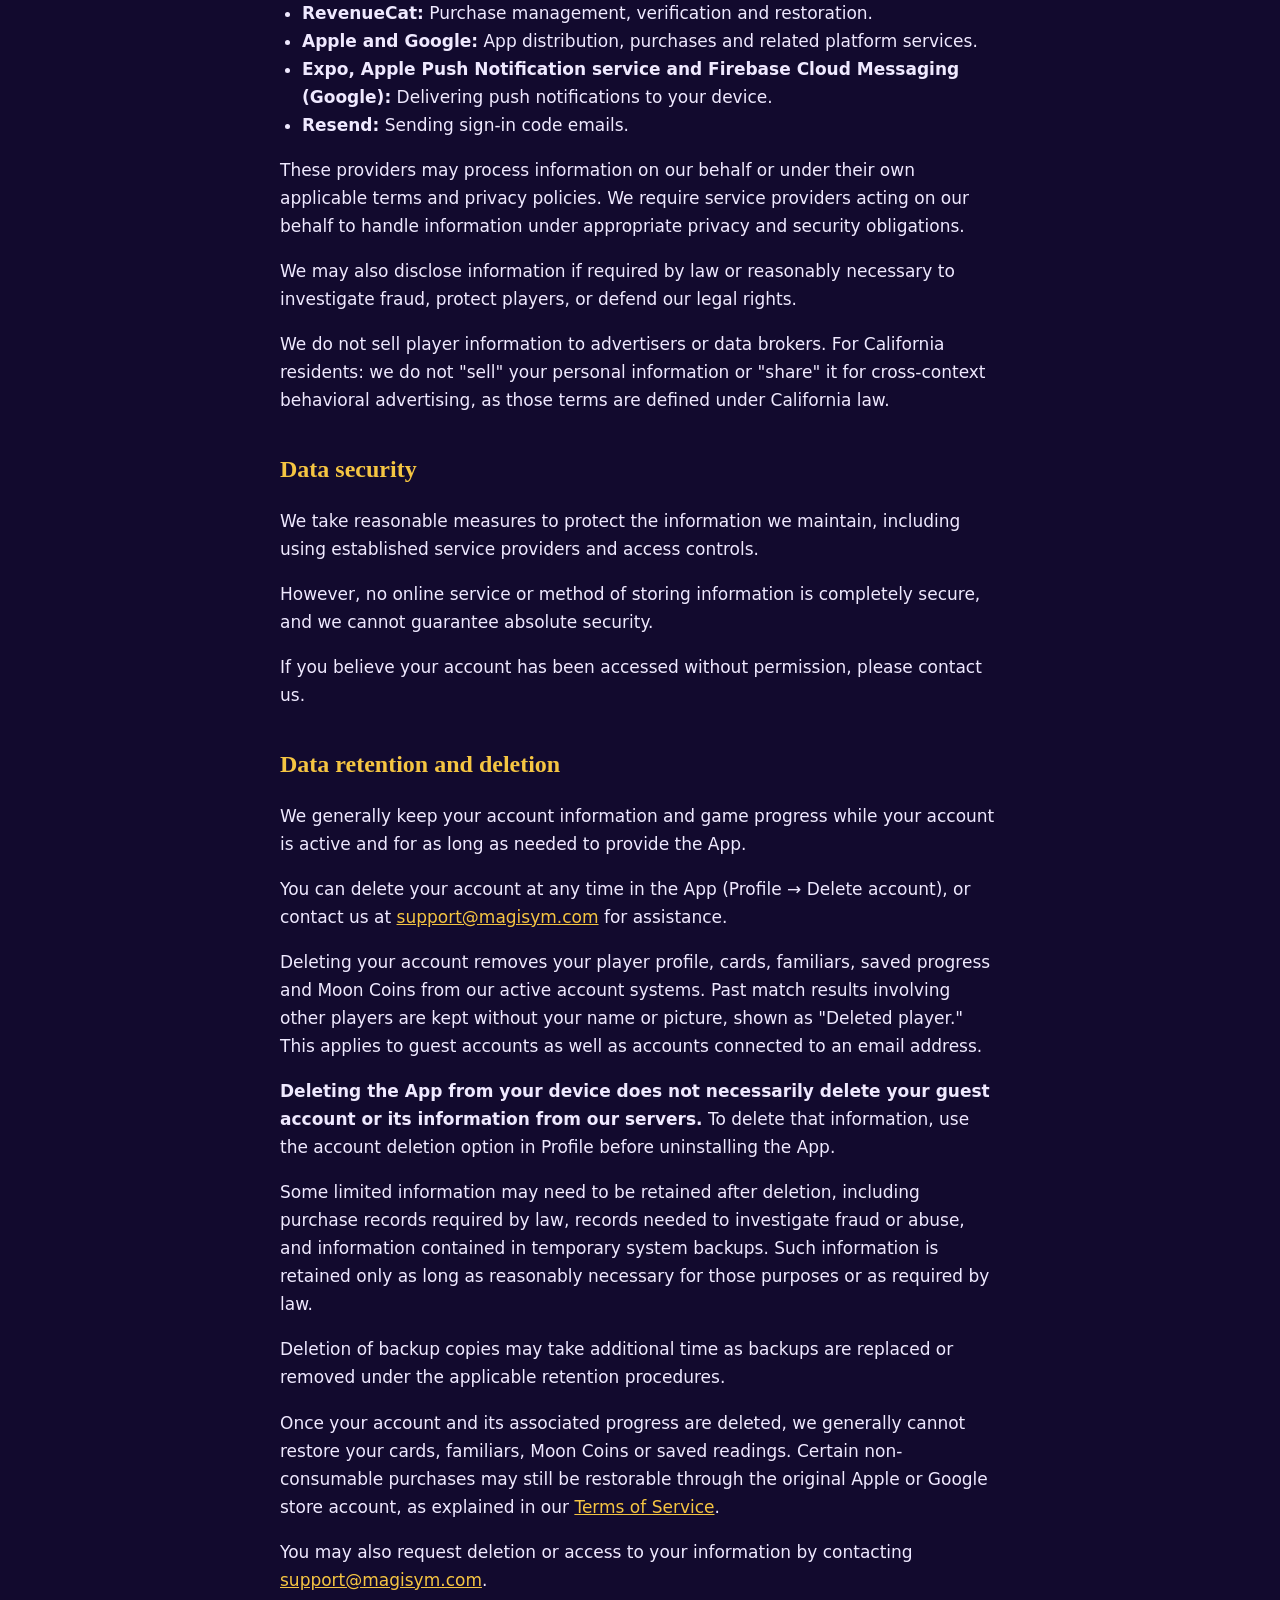
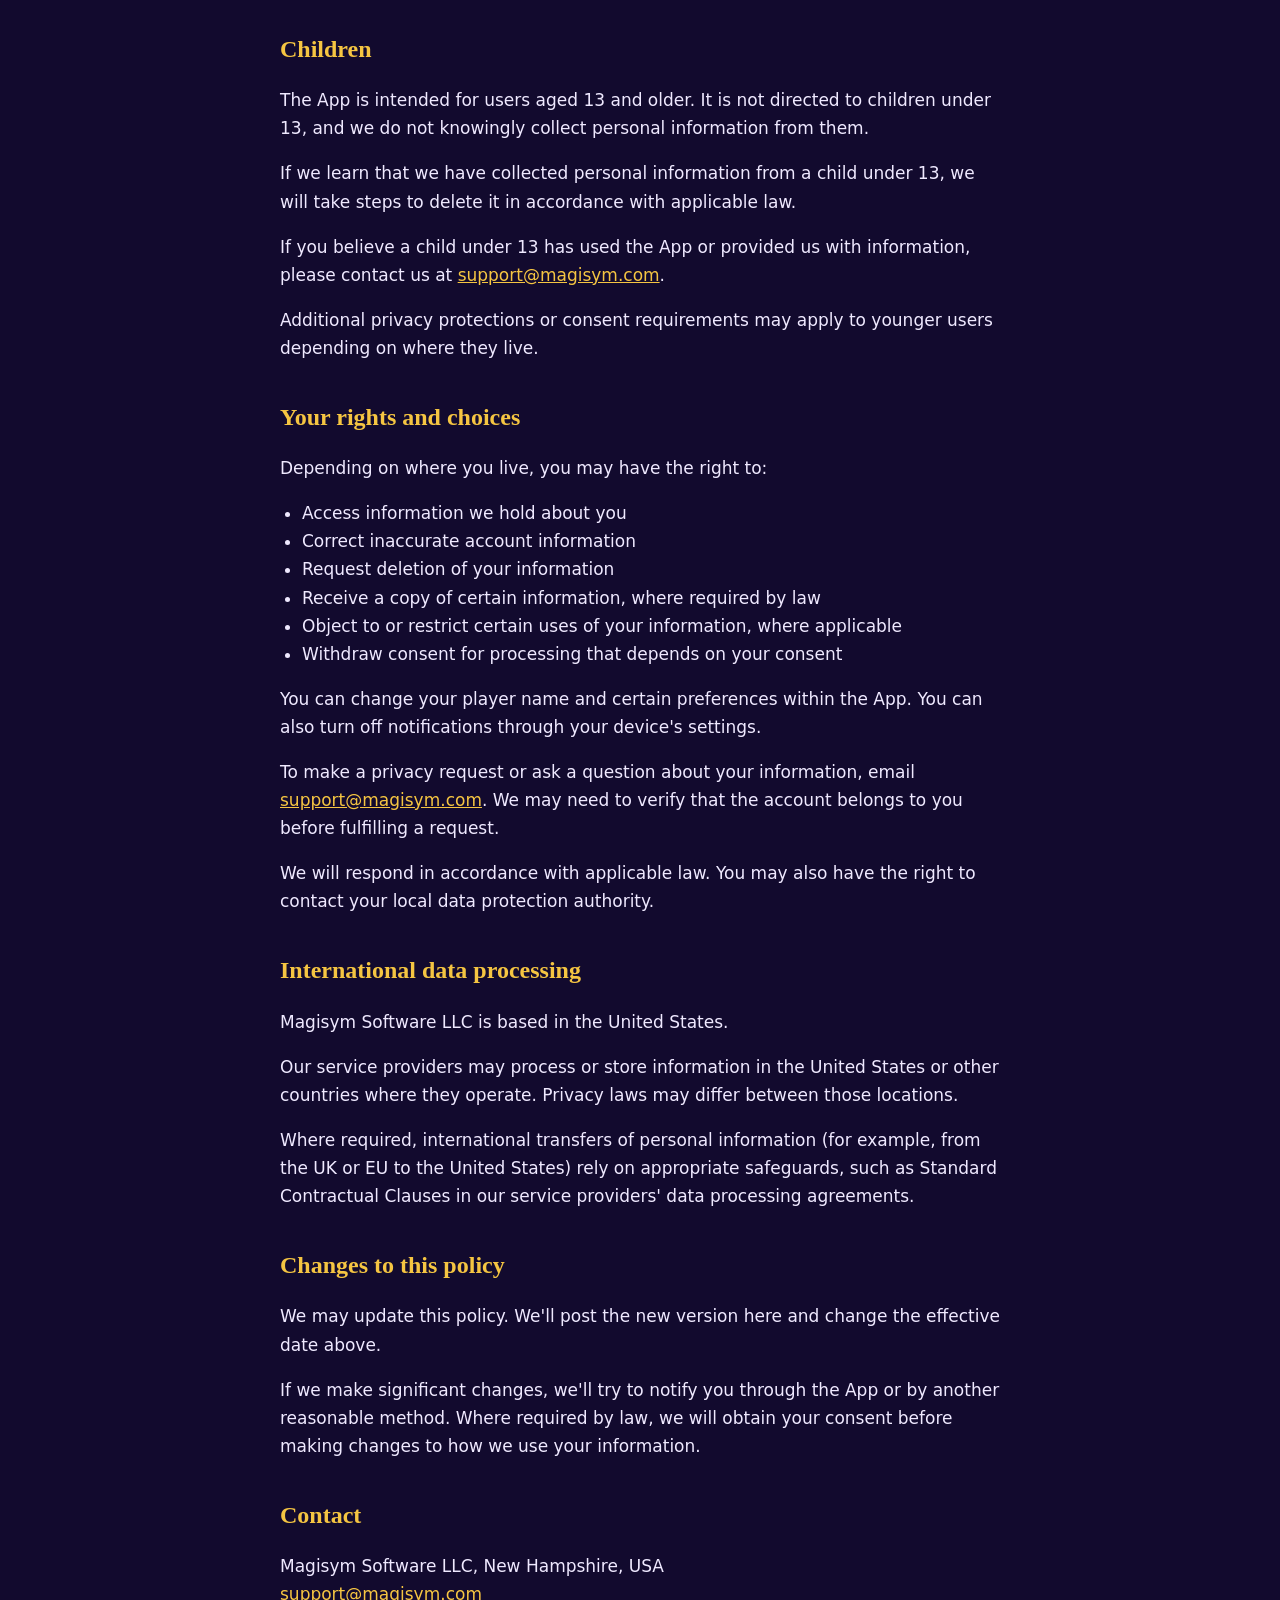
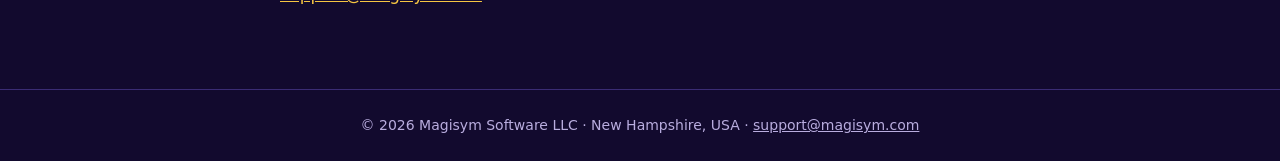
<file: privacy.html>
<!doctype html>
<html lang="en"><head><meta charset="utf-8"><meta name="viewport" content="width=device-width,initial-scale=1">
<title>Privacy Policy · Magisym Software</title><meta name="description" content="Privacy Policy for Intuition Games by Magisym Software LLC."><link rel="stylesheet" href="style.css"></head>
<body><header><div class="wrap"><a class="brand" href="index.html">Magi<span>Sym</span></a>
<nav><a href="index.html">Home</a><a href="arcade/">Arcade</a><a href="support.html">Support</a><a href="privacy.html" class="on">Privacy</a><a href="terms.html">Terms</a></nav></div></header>
<main><div class="wrap">
<h1>Privacy Policy</h1>
<p class="muted">Effective November 19, 2026</p>
<p>This policy explains what information Magisym Software LLC ("we", "us") collects in the Intuition Games app (the "App"), how we use it and the choices you have.</p>
<p>We keep data collection to what the App needs to work and provide its features.</p>

<h2>Information we collect</h2>
<h3>Information you give us</h3>
<ul>
<li>Player name and avatar you choose. These are shown to other players in battles, friends lists and leaderboards.</li>
<li>Email address, only if you choose to sign in to save your progress. We use it to send you a sign-in code and to identify your account.</li>
<li>Messages you send us, such as support emails.</li>
<li>Reports you send about other players, including the reason you chose, and records of players you block.</li>
</ul>
<h3>Information created when you play</h3>
<ul>
<li>A unique player ID created automatically on first launch, so the game server knows which progress is yours. This ID does not require your name or email address, but it is associated with your game activity.</li>
<li>Game activity: scores, streaks, match results, friends, card collection, familiars, Moon Coin balance and whether you have unlocked the full version.</li>
<li>Saved tarot readings and other progress information that the App stores for you. If you sign in, your saved progress may be backed up to your account so you can restore it on another device.</li>
</ul>
<h3>Technical information</h3>
<p>When the App connects to our servers, we and our service providers may automatically process limited technical information needed to operate and secure the App. This may include IP addresses, device type, operating system, connection times, authentication records and error or security logs.</p>
<p>We use this information to maintain the App, troubleshoot problems, prevent cheating and protect accounts. We do not use it to track you across other companies' apps or websites for advertising.</p>
<h3>Notifications</h3>
<p>If you allow notifications, the App creates a push token for your device. We store it with your player ID so we can tell you when a friend challenges you to a battle. You can turn notifications off anytime in your device's settings.</p>
<h3>Purchases</h3>
<p>Purchases are processed by Apple or Google. We never see or store your payment card details.</p>
<p>We receive purchase-related information, such as what was purchased, transaction identifiers and purchase status, so we can deliver and restore your purchases.</p>
<p>We use RevenueCat to manage and verify purchases. RevenueCat may process purchase records, app-user identifiers and limited device information as part of providing this service.</p>

<h2>What we don't collect</h2>
<p>We don't request access to your precise GPS location, contacts or personal photos to operate the App.</p>
<p>The App has no advertising, and we don't use your device's advertising ID to track you across other companies' apps or websites.</p>
<p>We don't sell your personal information or share it for targeted advertising.</p>
<p>Some technical information, such as an IP address, may reveal an approximate geographic area to the service providers that process it. This is different from collecting your precise device location.</p>

<h2>How we use information</h2>
<p>We use information:</p>
<ul>
<li>To run the App, including saving progress, online battles, friends and leaderboards</li>
<li>To deliver, verify and restore purchases</li>
<li>To prevent cheating, investigate abuse and keep the App secure, including reviewing player reports</li>
<li>To respond to support requests</li>
<li>To troubleshoot technical problems and maintain the App</li>
<li>To comply with applicable legal obligations</li>
</ul>
<p>Where privacy laws (such as the GDPR in the UK and EU) require a legal basis, we rely on: providing the App you asked for (game features, sign-in, delivering and restoring purchases); our legitimate interests in keeping the App fair and secure (preventing cheating, security logs, reviewing reports); legal obligations (such as purchase records for tax purposes); and your consent where required.</p>
<p>Daily reminders are scheduled on your device. You can turn them off anytime in your device's notification settings.</p>

<h2>Information shared with other players</h2>
<p>Your chosen player name and avatar may be visible to other players in battles, friends lists and leaderboards. Other gameplay information, such as scores and results, may also be visible where those features require it.</p>
<p>Your email address, purchase records and private account information are not displayed to other players.</p>
<p>Please avoid putting personal information in your player name that you don't want other people to see.</p>

<h2>Service providers</h2>
<p>We share information only as needed with providers that help us operate the App:</p>
<ul>
<li><strong>Supabase:</strong> Database, account sign-in, player progress and game server functions.</li>
<li><strong>RevenueCat:</strong> Purchase management, verification and restoration.</li>
<li><strong>Apple and Google:</strong> App distribution, purchases and related platform services.</li>
<li><strong>Expo, Apple Push Notification service and Firebase Cloud Messaging (Google):</strong> Delivering push notifications to your device.</li>
<li><strong>Resend:</strong> Sending sign-in code emails.</li>
</ul>
<p>These providers may process information on our behalf or under their own applicable terms and privacy policies. We require service providers acting on our behalf to handle information under appropriate privacy and security obligations.</p>
<p>We may also disclose information if required by law or reasonably necessary to investigate fraud, protect players, or defend our legal rights.</p>
<p>We do not sell player information to advertisers or data brokers. For California residents: we do not "sell" your personal information or "share" it for cross-context behavioral advertising, as those terms are defined under California law.</p>

<h2>Data security</h2>
<p>We take reasonable measures to protect the information we maintain, including using established service providers and access controls.</p>
<p>However, no online service or method of storing information is completely secure, and we cannot guarantee absolute security.</p>
<p>If you believe your account has been accessed without permission, please contact us.</p>

<h2>Data retention and deletion</h2>
<p>We generally keep your account information and game progress while your account is active and for as long as needed to provide the App.</p>
<p>You can delete your account at any time in the App (Profile → Delete account), or contact us at <a href="mailto:support@magisym.com">support@magisym.com</a> for assistance.</p>
<p>Deleting your account removes your player profile, cards, familiars, saved progress and Moon Coins from our active account systems. Past match results involving other players are kept without your name or picture, shown as "Deleted player." This applies to guest accounts as well as accounts connected to an email address.</p>
<p><strong>Deleting the App from your device does not necessarily delete your guest account or its information from our servers.</strong> To delete that information, use the account deletion option in Profile before uninstalling the App.</p>
<p>Some limited information may need to be retained after deletion, including purchase records required by law, records needed to investigate fraud or abuse, and information contained in temporary system backups. Such information is retained only as long as reasonably necessary for those purposes or as required by law.</p>
<p>Deletion of backup copies may take additional time as backups are replaced or removed under the applicable retention procedures.</p>
<p>Once your account and its associated progress are deleted, we generally cannot restore your cards, familiars, Moon Coins or saved readings. Certain non-consumable purchases may still be restorable through the original Apple or Google store account, as explained in our <a href="terms.html">Terms of Service</a>.</p>
<p>You may also request deletion or access to your information by contacting <a href="mailto:support@magisym.com">support@magisym.com</a>.</p>

<h2>Children</h2>
<p>The App is intended for users aged 13 and older. It is not directed to children under 13, and we do not knowingly collect personal information from them.</p>
<p>If we learn that we have collected personal information from a child under 13, we will take steps to delete it in accordance with applicable law.</p>
<p>If you believe a child under 13 has used the App or provided us with information, please contact us at <a href="mailto:support@magisym.com">support@magisym.com</a>.</p>
<p>Additional privacy protections or consent requirements may apply to younger users depending on where they live.</p>

<h2>Your rights and choices</h2>
<p>Depending on where you live, you may have the right to:</p>
<ul>
<li>Access information we hold about you</li>
<li>Correct inaccurate account information</li>
<li>Request deletion of your information</li>
<li>Receive a copy of certain information, where required by law</li>
<li>Object to or restrict certain uses of your information, where applicable</li>
<li>Withdraw consent for processing that depends on your consent</li>
</ul>
<p>You can change your player name and certain preferences within the App. You can also turn off notifications through your device's settings.</p>
<p>To make a privacy request or ask a question about your information, email <a href="mailto:support@magisym.com">support@magisym.com</a>. We may need to verify that the account belongs to you before fulfilling a request.</p>
<p>We will respond in accordance with applicable law. You may also have the right to contact your local data protection authority.</p>

<h2>International data processing</h2>
<p>Magisym Software LLC is based in the United States.</p>
<p>Our service providers may process or store information in the United States or other countries where they operate. Privacy laws may differ between those locations.</p>
<p>Where required, international transfers of personal information (for example, from the UK or EU to the United States) rely on appropriate safeguards, such as Standard Contractual Clauses in our service providers' data processing agreements.</p>

<h2>Changes to this policy</h2>
<p>We may update this policy. We'll post the new version here and change the effective date above.</p>
<p>If we make significant changes, we'll try to notify you through the App or by another reasonable method. Where required by law, we will obtain your consent before making changes to how we use your information.</p>

<h2>Contact</h2>
<p>Magisym Software LLC, New Hampshire, USA<br><a href="mailto:support@magisym.com">support@magisym.com</a></p>
</div></main><footer><div class="wrap">© 2026 Magisym Software LLC · New Hampshire, USA · <a href="mailto:support@magisym.com">support@magisym.com</a></div></footer></body></html>
</file>
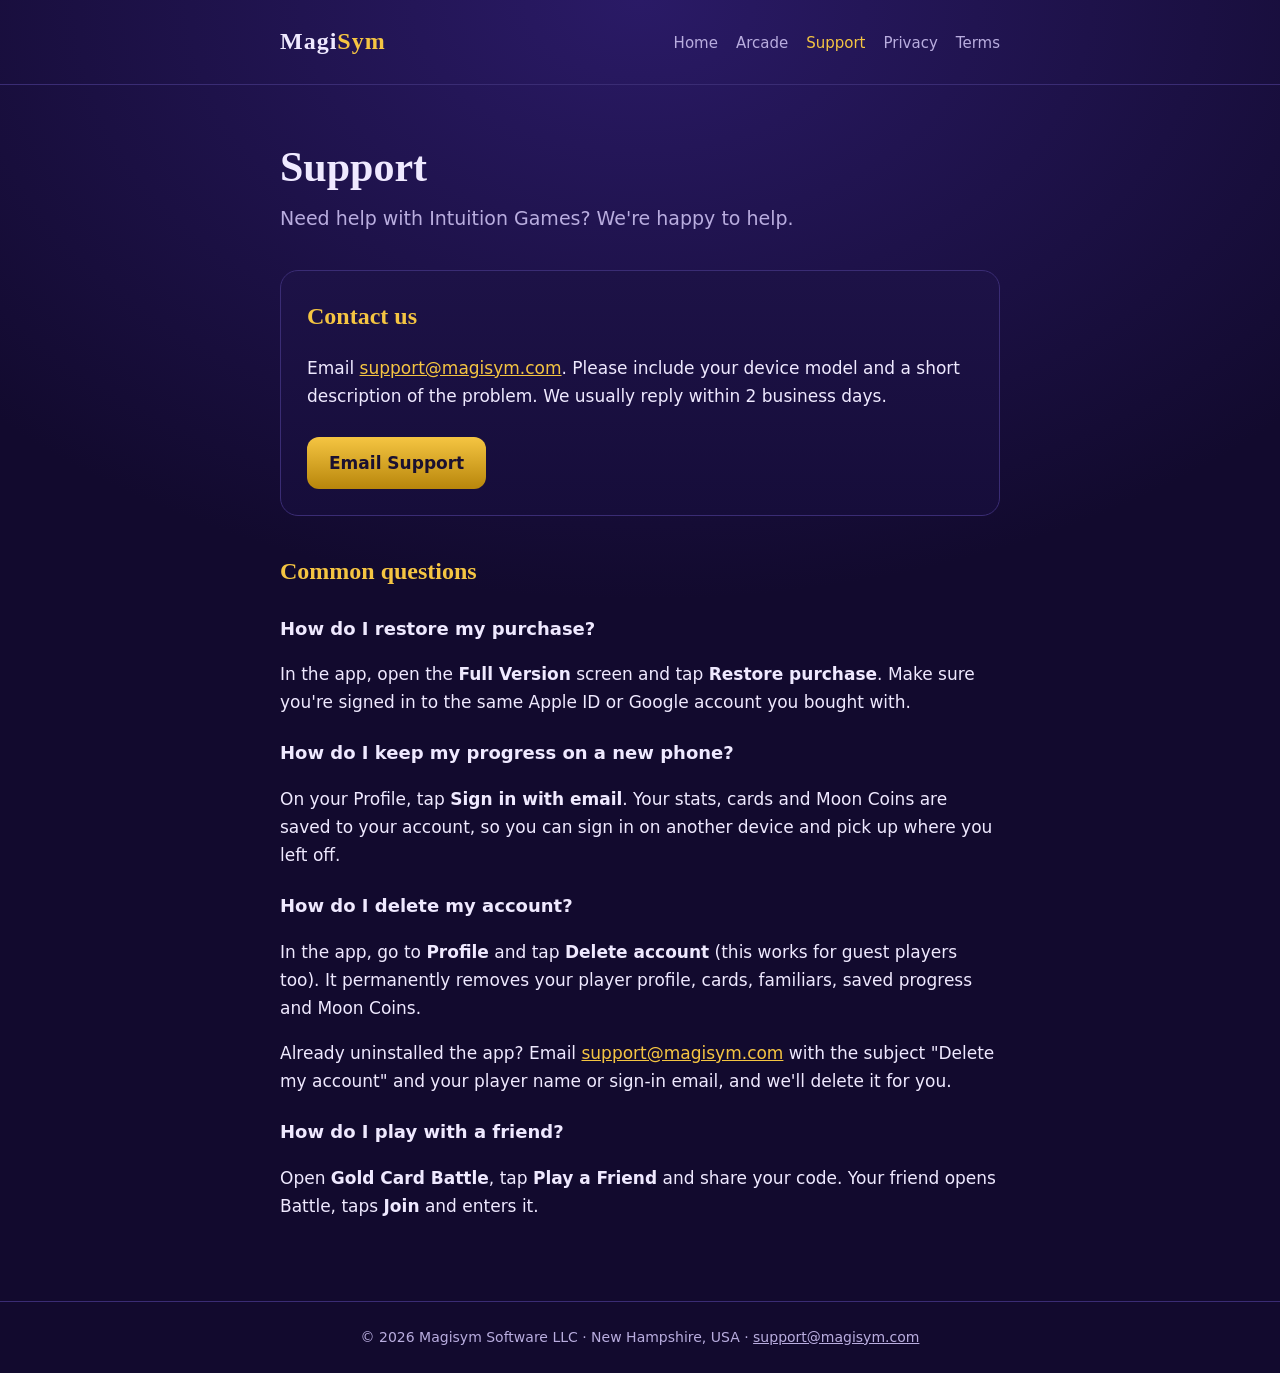
<file: support.html>
<!doctype html>
<html lang="en"><head><meta charset="utf-8"><meta name="viewport" content="width=device-width,initial-scale=1">
<title>Support · Magisym Software</title><meta name="description" content="Help and support for Intuition Games by Magisym Software."><link rel="stylesheet" href="style.css"></head>
<body><header><div class="wrap"><a class="brand" href="index.html">Magi<span>Sym</span></a>
<nav><a href="index.html">Home</a><a href="arcade/">Arcade</a><a href="support.html" class="on">Support</a><a href="privacy.html">Privacy</a><a href="terms.html">Terms</a></nav></div></header>
<main><div class="wrap">
<h1>Support</h1>
<p class="lead" style="margin:0">Need help with Intuition Games? We're happy to help.</p>
<div class="card">
<h2>Contact us</h2>
<p>Email <a href="mailto:support@magisym.com">support@magisym.com</a>. Please include your device model and a short description of the problem. We usually reply within 2 business days.</p>
<a class="btn" href="mailto:support@magisym.com?subject=Intuition%20Games%20support">Email Support</a>
</div>
<h2>Common questions</h2>
<h3>How do I restore my purchase?</h3>
<p>In the app, open the <strong>Full Version</strong> screen and tap <strong>Restore purchase</strong>. Make sure you're signed in to the same Apple ID or Google account you bought with.</p>
<h3>How do I keep my progress on a new phone?</h3>
<p>On your Profile, tap <strong>Sign in with email</strong>. Your stats, cards and Moon Coins are saved to your account, so you can sign in on another device and pick up where you left off.</p>
<h3>How do I delete my account?</h3>
<p>In the app, go to <strong>Profile</strong> and tap <strong>Delete account</strong> (this works for guest players too). It permanently removes your player profile, cards, familiars, saved progress and Moon Coins.</p>
<p>Already uninstalled the app? Email <a href="mailto:support@magisym.com?subject=Delete%20my%20account">support@magisym.com</a> with the subject "Delete my account" and your player name or sign-in email, and we'll delete it for you.</p>
<h3>How do I play with a friend?</h3>
<p>Open <strong>Gold Card Battle</strong>, tap <strong>Play a Friend</strong> and share your code. Your friend opens Battle, taps <strong>Join</strong> and enters it.</p>
</div></main><footer><div class="wrap">© 2026 Magisym Software LLC · New Hampshire, USA · <a href="mailto:support@magisym.com">support@magisym.com</a></div></footer></body></html>
</file>
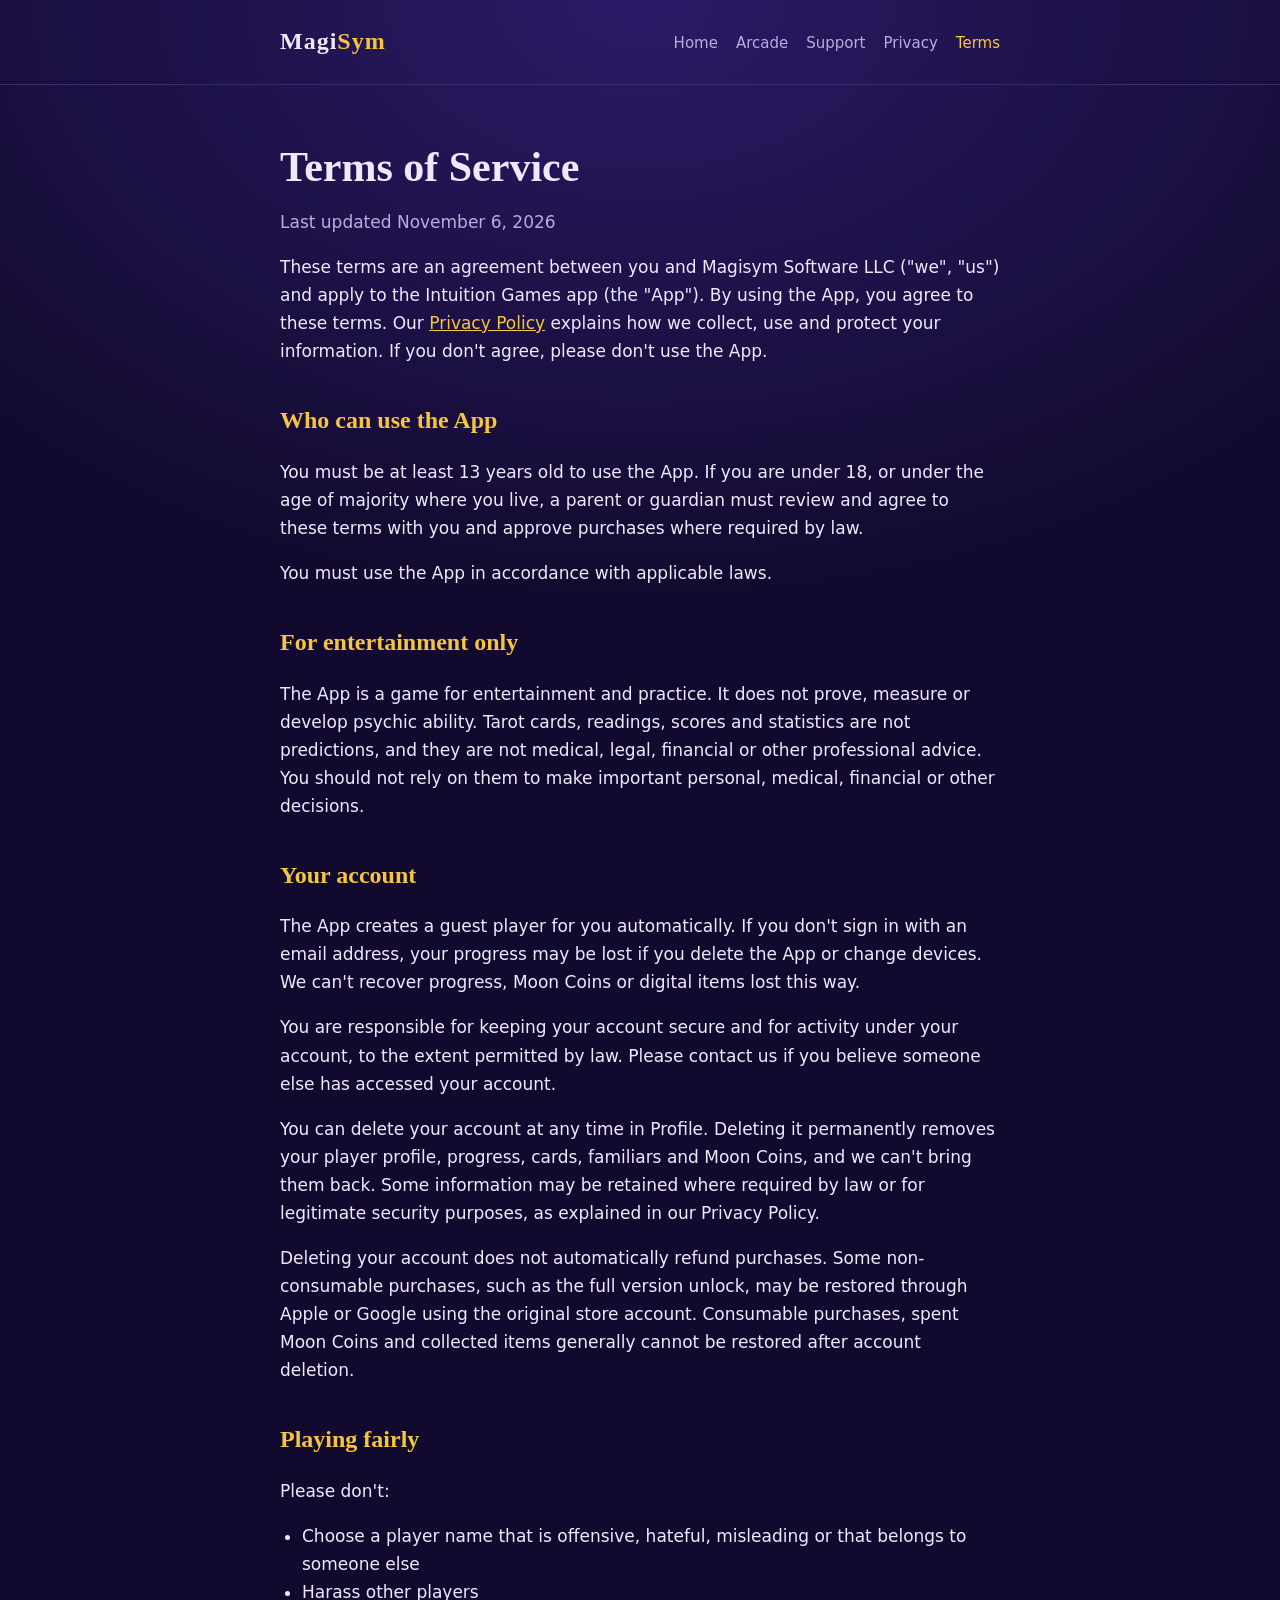
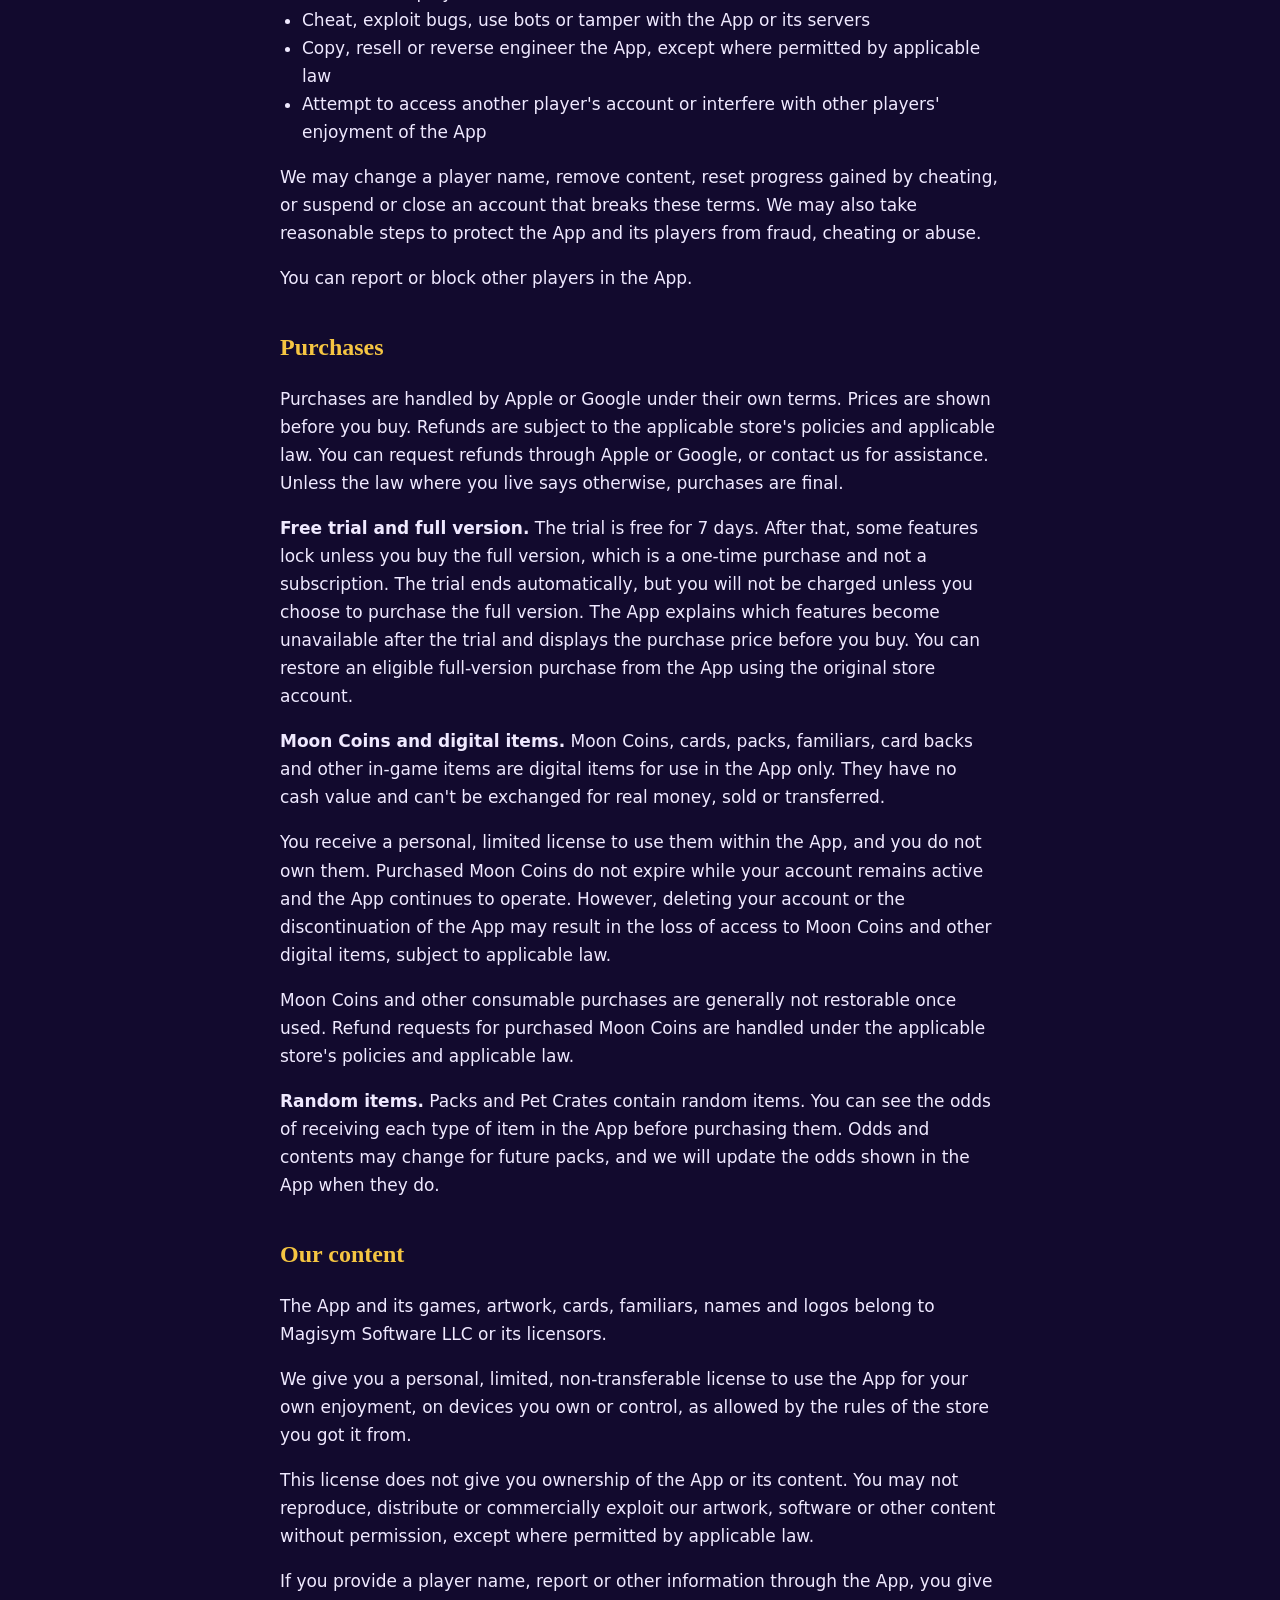
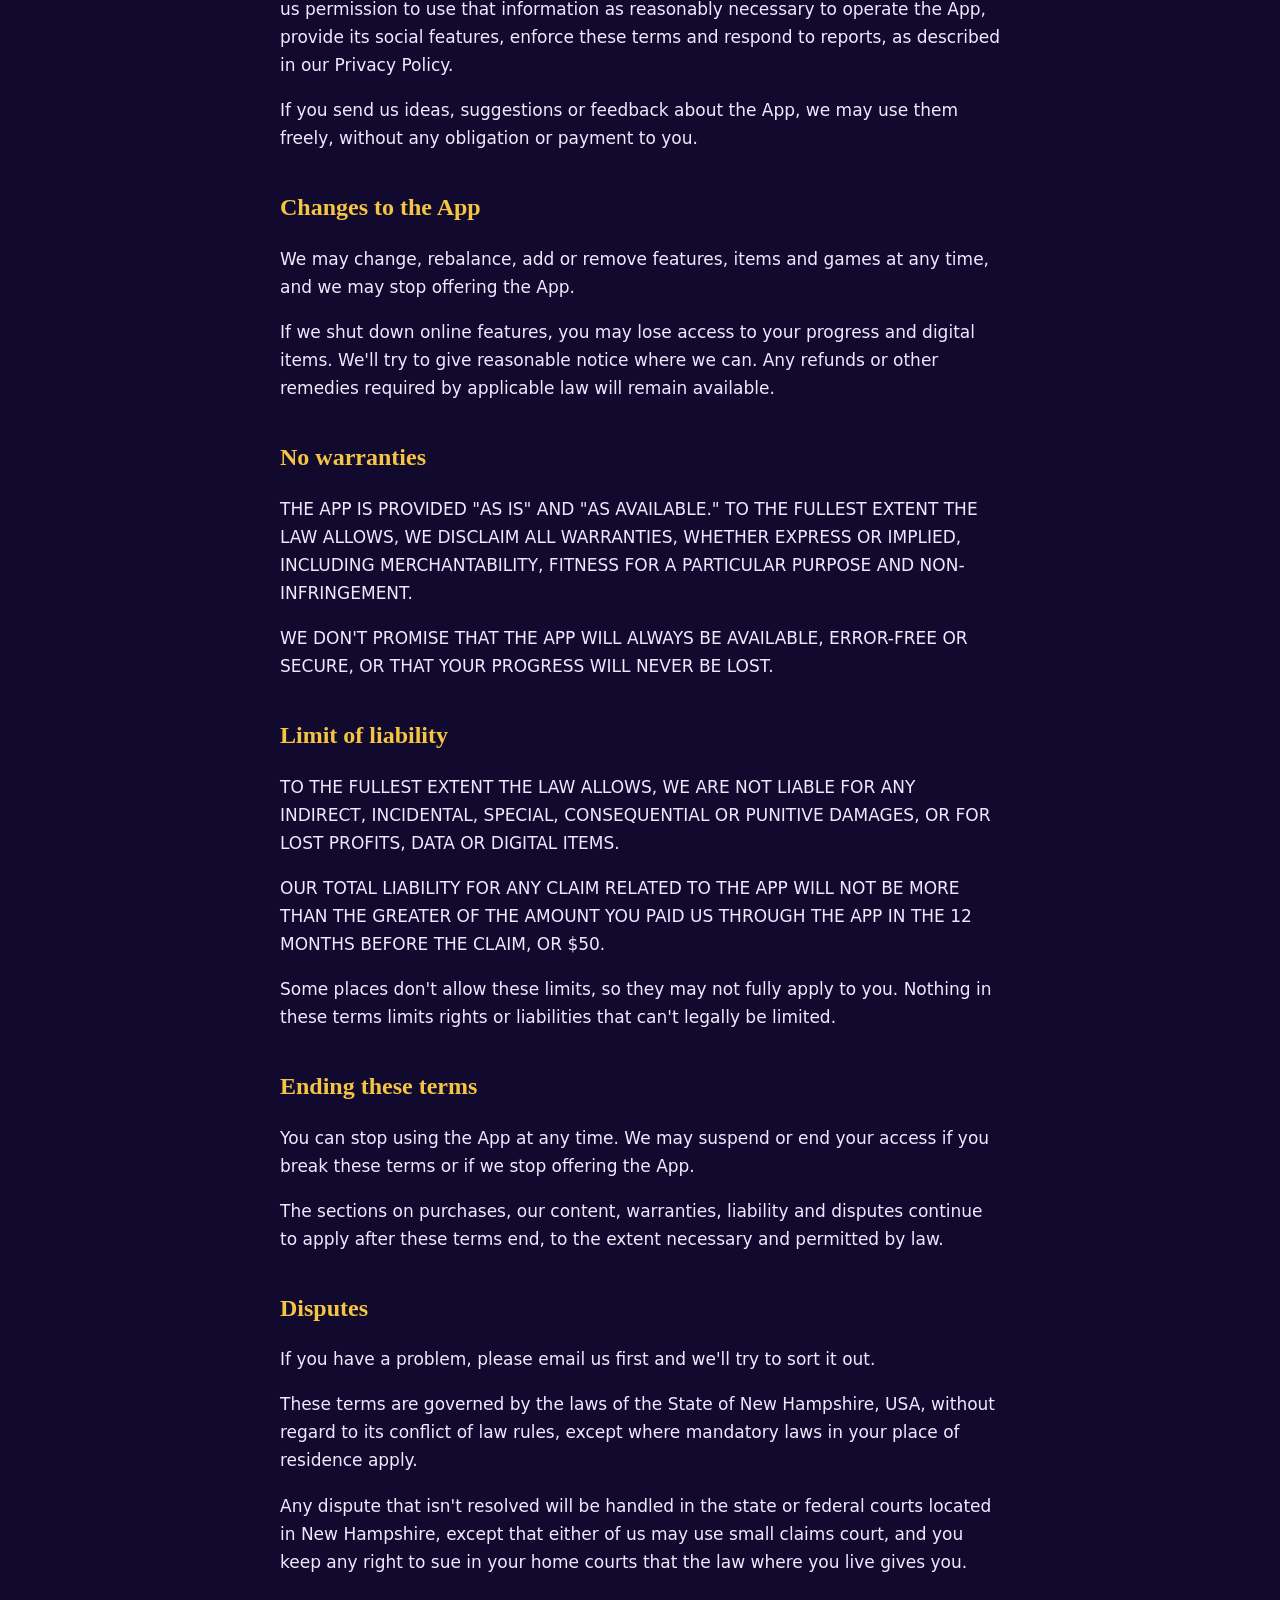
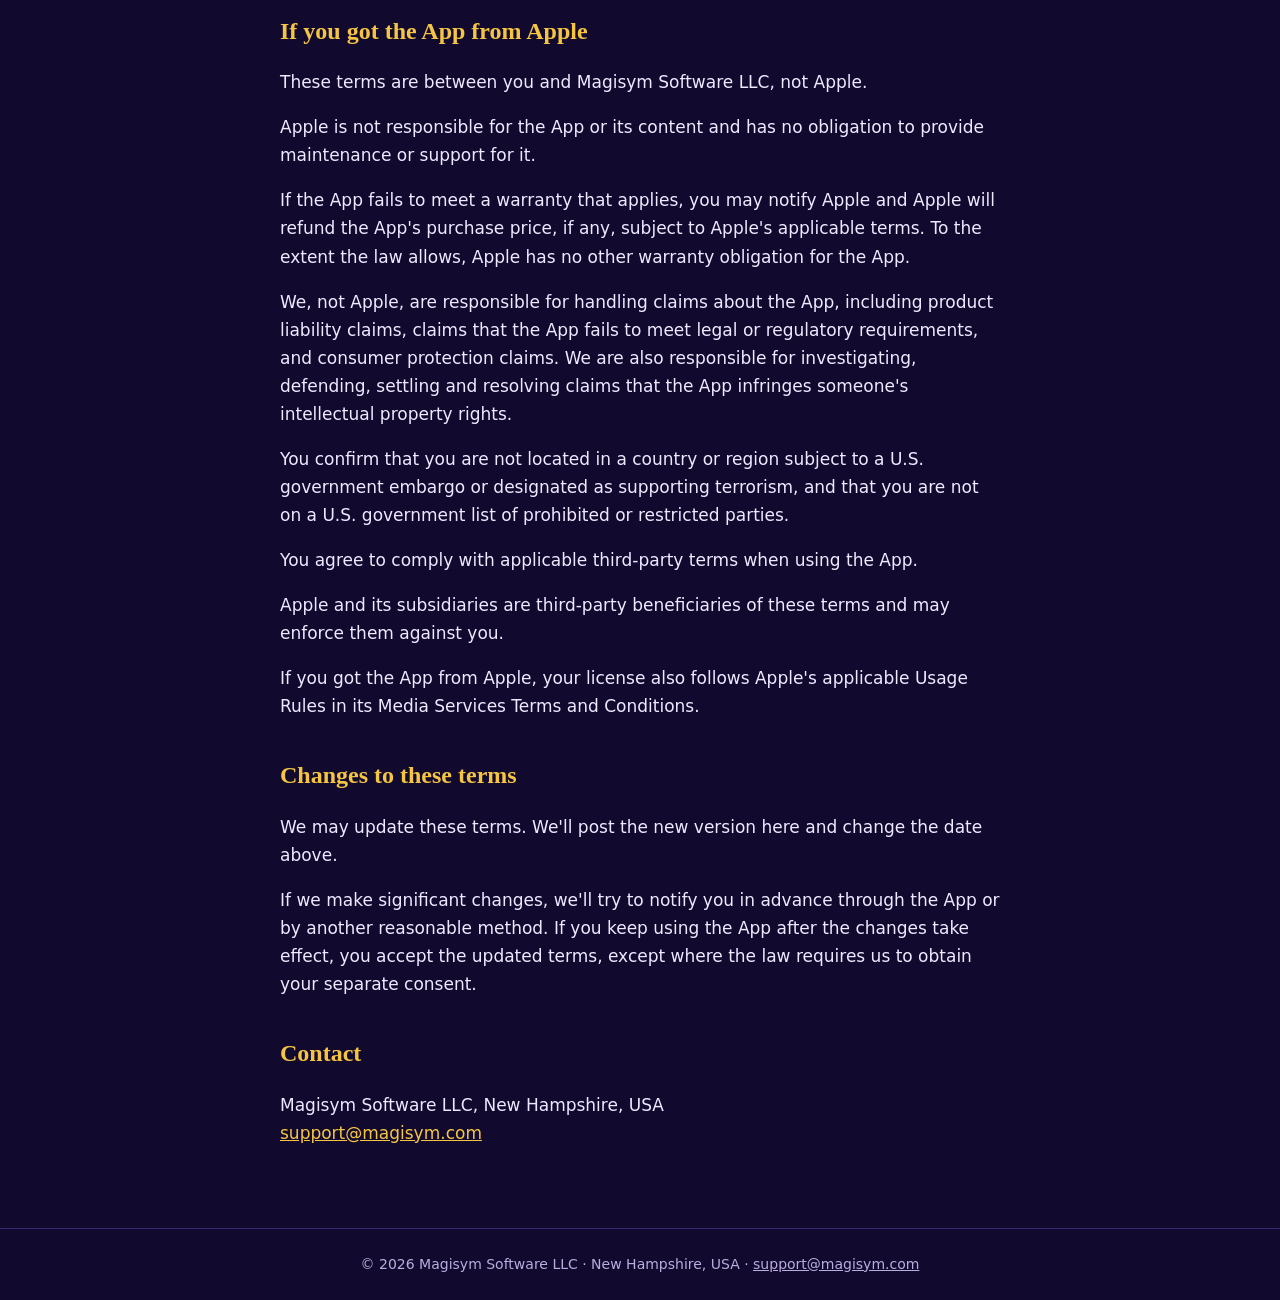
<file: terms.html>
<!doctype html>
<html lang="en"><head><meta charset="utf-8"><meta name="viewport" content="width=device-width,initial-scale=1">
<title>Terms of Service · Magisym Software</title><meta name="description" content="Terms of Service for Intuition Games by Magisym Software LLC."><link rel="stylesheet" href="style.css"></head>
<body><header><div class="wrap"><a class="brand" href="index.html">Magi<span>Sym</span></a>
<nav><a href="index.html">Home</a><a href="arcade/">Arcade</a><a href="support.html">Support</a><a href="privacy.html">Privacy</a><a href="terms.html" class="on">Terms</a></nav></div></header>
<main><div class="wrap">
<h1>Terms of Service</h1>
<p class="muted">Last updated November 6, 2026</p>
<p>These terms are an agreement between you and Magisym Software LLC ("we", "us") and apply to the Intuition Games app (the "App"). By using the App, you agree to these terms. Our <a href="privacy.html">Privacy Policy</a> explains how we collect, use and protect your information. If you don't agree, please don't use the App.</p>

<h2>Who can use the App</h2>
<p>You must be at least 13 years old to use the App. If you are under 18, or under the age of majority where you live, a parent or guardian must review and agree to these terms with you and approve purchases where required by law.</p>
<p>You must use the App in accordance with applicable laws.</p>

<h2>For entertainment only</h2>
<p>The App is a game for entertainment and practice. It does not prove, measure or develop psychic ability. Tarot cards, readings, scores and statistics are not predictions, and they are not medical, legal, financial or other professional advice. You should not rely on them to make important personal, medical, financial or other decisions.</p>

<h2>Your account</h2>
<p>The App creates a guest player for you automatically. If you don't sign in with an email address, your progress may be lost if you delete the App or change devices. We can't recover progress, Moon Coins or digital items lost this way.</p>
<p>You are responsible for keeping your account secure and for activity under your account, to the extent permitted by law. Please contact us if you believe someone else has accessed your account.</p>
<p>You can delete your account at any time in Profile. Deleting it permanently removes your player profile, progress, cards, familiars and Moon Coins, and we can't bring them back. Some information may be retained where required by law or for legitimate security purposes, as explained in our Privacy Policy.</p>
<p>Deleting your account does not automatically refund purchases. Some non-consumable purchases, such as the full version unlock, may be restored through Apple or Google using the original store account. Consumable purchases, spent Moon Coins and collected items generally cannot be restored after account deletion.</p>

<h2>Playing fairly</h2>
<p>Please don't:</p>
<ul>
<li>Choose a player name that is offensive, hateful, misleading or that belongs to someone else</li>
<li>Harass other players</li>
<li>Cheat, exploit bugs, use bots or tamper with the App or its servers</li>
<li>Copy, resell or reverse engineer the App, except where permitted by applicable law</li>
<li>Attempt to access another player's account or interfere with other players' enjoyment of the App</li>
</ul>
<p>We may change a player name, remove content, reset progress gained by cheating, or suspend or close an account that breaks these terms. We may also take reasonable steps to protect the App and its players from fraud, cheating or abuse.</p>
<p>You can report or block other players in the App.</p>

<h2>Purchases</h2>
<p>Purchases are handled by Apple or Google under their own terms. Prices are shown before you buy. Refunds are subject to the applicable store's policies and applicable law. You can request refunds through Apple or Google, or contact us for assistance. Unless the law where you live says otherwise, purchases are final.</p>
<p><strong>Free trial and full version.</strong> The trial is free for 7 days. After that, some features lock unless you buy the full version, which is a one-time purchase and not a subscription. The trial ends automatically, but you will not be charged unless you choose to purchase the full version. The App explains which features become unavailable after the trial and displays the purchase price before you buy. You can restore an eligible full-version purchase from the App using the original store account.</p>
<p><strong>Moon Coins and digital items.</strong> Moon Coins, cards, packs, familiars, card backs and other in-game items are digital items for use in the App only. They have no cash value and can't be exchanged for real money, sold or transferred.</p>
<p>You receive a personal, limited license to use them within the App, and you do not own them. Purchased Moon Coins do not expire while your account remains active and the App continues to operate. However, deleting your account or the discontinuation of the App may result in the loss of access to Moon Coins and other digital items, subject to applicable law.</p>
<p>Moon Coins and other consumable purchases are generally not restorable once used. Refund requests for purchased Moon Coins are handled under the applicable store's policies and applicable law.</p>
<p><strong>Random items.</strong> Packs and Pet Crates contain random items. You can see the odds of receiving each type of item in the App before purchasing them. Odds and contents may change for future packs, and we will update the odds shown in the App when they do.</p>

<h2>Our content</h2>
<p>The App and its games, artwork, cards, familiars, names and logos belong to Magisym Software LLC or its licensors.</p>
<p>We give you a personal, limited, non-transferable license to use the App for your own enjoyment, on devices you own or control, as allowed by the rules of the store you got it from.</p>
<p>This license does not give you ownership of the App or its content. You may not reproduce, distribute or commercially exploit our artwork, software or other content without permission, except where permitted by applicable law.</p>
<p>If you provide a player name, report or other information through the App, you give us permission to use that information as reasonably necessary to operate the App, provide its social features, enforce these terms and respond to reports, as described in our Privacy Policy.</p>
<p>If you send us ideas, suggestions or feedback about the App, we may use them freely, without any obligation or payment to you.</p>

<h2>Changes to the App</h2>
<p>We may change, rebalance, add or remove features, items and games at any time, and we may stop offering the App.</p>
<p>If we shut down online features, you may lose access to your progress and digital items. We'll try to give reasonable notice where we can. Any refunds or other remedies required by applicable law will remain available.</p>

<h2>No warranties</h2>
<p>THE APP IS PROVIDED "AS IS" AND "AS AVAILABLE." TO THE FULLEST EXTENT THE LAW ALLOWS, WE DISCLAIM ALL WARRANTIES, WHETHER EXPRESS OR IMPLIED, INCLUDING MERCHANTABILITY, FITNESS FOR A PARTICULAR PURPOSE AND NON-INFRINGEMENT.</p>
<p>WE DON'T PROMISE THAT THE APP WILL ALWAYS BE AVAILABLE, ERROR-FREE OR SECURE, OR THAT YOUR PROGRESS WILL NEVER BE LOST.</p>

<h2>Limit of liability</h2>
<p>TO THE FULLEST EXTENT THE LAW ALLOWS, WE ARE NOT LIABLE FOR ANY INDIRECT, INCIDENTAL, SPECIAL, CONSEQUENTIAL OR PUNITIVE DAMAGES, OR FOR LOST PROFITS, DATA OR DIGITAL ITEMS.</p>
<p>OUR TOTAL LIABILITY FOR ANY CLAIM RELATED TO THE APP WILL NOT BE MORE THAN THE GREATER OF THE AMOUNT YOU PAID US THROUGH THE APP IN THE 12 MONTHS BEFORE THE CLAIM, OR $50.</p>
<p>Some places don't allow these limits, so they may not fully apply to you. Nothing in these terms limits rights or liabilities that can't legally be limited.</p>

<h2>Ending these terms</h2>
<p>You can stop using the App at any time. We may suspend or end your access if you break these terms or if we stop offering the App.</p>
<p>The sections on purchases, our content, warranties, liability and disputes continue to apply after these terms end, to the extent necessary and permitted by law.</p>

<h2>Disputes</h2>
<p>If you have a problem, please email us first and we'll try to sort it out.</p>
<p>These terms are governed by the laws of the State of New Hampshire, USA, without regard to its conflict of law rules, except where mandatory laws in your place of residence apply.</p>
<p>Any dispute that isn't resolved will be handled in the state or federal courts located in New Hampshire, except that either of us may use small claims court, and you keep any right to sue in your home courts that the law where you live gives you.</p>

<h2>If you got the App from Apple</h2>
<p>These terms are between you and Magisym Software LLC, not Apple.</p>
<p>Apple is not responsible for the App or its content and has no obligation to provide maintenance or support for it.</p>
<p>If the App fails to meet a warranty that applies, you may notify Apple and Apple will refund the App's purchase price, if any, subject to Apple's applicable terms. To the extent the law allows, Apple has no other warranty obligation for the App.</p>
<p>We, not Apple, are responsible for handling claims about the App, including product liability claims, claims that the App fails to meet legal or regulatory requirements, and consumer protection claims. We are also responsible for investigating, defending, settling and resolving claims that the App infringes someone's intellectual property rights.</p>
<p>You confirm that you are not located in a country or region subject to a U.S. government embargo or designated as supporting terrorism, and that you are not on a U.S. government list of prohibited or restricted parties.</p>
<p>You agree to comply with applicable third-party terms when using the App.</p>
<p>Apple and its subsidiaries are third-party beneficiaries of these terms and may enforce them against you.</p>
<p>If you got the App from Apple, your license also follows Apple's applicable Usage Rules in its Media Services Terms and Conditions.</p>

<h2>Changes to these terms</h2>
<p>We may update these terms. We'll post the new version here and change the date above.</p>
<p>If we make significant changes, we'll try to notify you in advance through the App or by another reasonable method. If you keep using the App after the changes take effect, you accept the updated terms, except where the law requires us to obtain your separate consent.</p>

<h2>Contact</h2>
<p>Magisym Software LLC, New Hampshire, USA<br><a href="mailto:support@magisym.com">support@magisym.com</a></p>
</div></main><footer><div class="wrap">© 2026 Magisym Software LLC · New Hampshire, USA · <a href="mailto:support@magisym.com">support@magisym.com</a></div></footer></body></html>
</file>
<file: style.css>
:root{--bg:#120a2e;--bg2:#1d1247;--text:#efe9ff;--muted:#b9addf;--gold:#f5c542;--gold2:#b8860b;--line:#3a2c74}
*{box-sizing:border-box}
html,body{margin:0}
html{background:var(--bg)}
body{background:var(--bg) radial-gradient(ellipse 900px 600px at 50% 0,#2a1a66,transparent) no-repeat;color:var(--text);font:17px/1.65 system-ui,-apple-system,"Segoe UI",Roboto,sans-serif;min-height:100vh}
a{color:var(--gold)}
.wrap{max-width:760px;margin:0 auto;padding:0 20px}
header{padding:22px 0;border-bottom:1px solid var(--line)}
header .wrap{display:flex;align-items:center;justify-content:space-between;gap:16px;flex-wrap:wrap}
.brand{font-family:Georgia,"Times New Roman",serif;font-size:24px;font-weight:700;letter-spacing:1px;color:var(--text);text-decoration:none}
.brand span{color:var(--gold)}
nav a{color:var(--muted);text-decoration:none;margin-left:18px;font-size:15px}
nav a:hover,nav a.on{color:var(--gold)}
main{padding:48px 0 64px}
.hero{text-align:center;padding:24px 0 8px}
.magician{display:block;margin:0 auto 18px;width:220px;max-width:60vw;height:auto;aspect-ratio:5/8;border-radius:16px;border:3px solid var(--gold);box-shadow:0 0 0 1px var(--gold2),0 0 40px rgba(245,197,66,.35),0 12px 30px rgba(0,0,0,.5)}
.sigil{font-size:54px;color:var(--gold);text-shadow:0 0 24px rgba(245,197,66,.5)}
h1{font-family:Georgia,"Times New Roman",serif;font-size:42px;line-height:1.15;margin:10px 0 12px}
h2{font-family:Georgia,"Times New Roman",serif;color:var(--gold);font-size:24px;margin:36px 0 8px}
h3{font-size:18px;margin:22px 0 4px}
.lead{color:var(--muted);font-size:19px;max-width:560px;margin:0 auto}
.card{background:linear-gradient(180deg,var(--bg2),#160d3a);border:1px solid var(--line);border-radius:18px;padding:26px;margin-top:36px}
.card h2{margin-top:0}
.btn{display:inline-block;background:linear-gradient(180deg,var(--gold),var(--gold2));color:#1a1030;font-weight:800;text-decoration:none;padding:12px 22px;border-radius:12px;margin-top:10px}
.muted{color:var(--muted)}
ul{padding-left:22px}
footer{border-top:1px solid var(--line);padding:24px 0;color:var(--muted);font-size:14px;text-align:center}
footer a{color:var(--muted)}
@media (max-width:520px){h1{font-size:32px}nav a{margin:0 14px 0 0}}
@media (min-width:700px){.magician{width:320px}}
</file>
